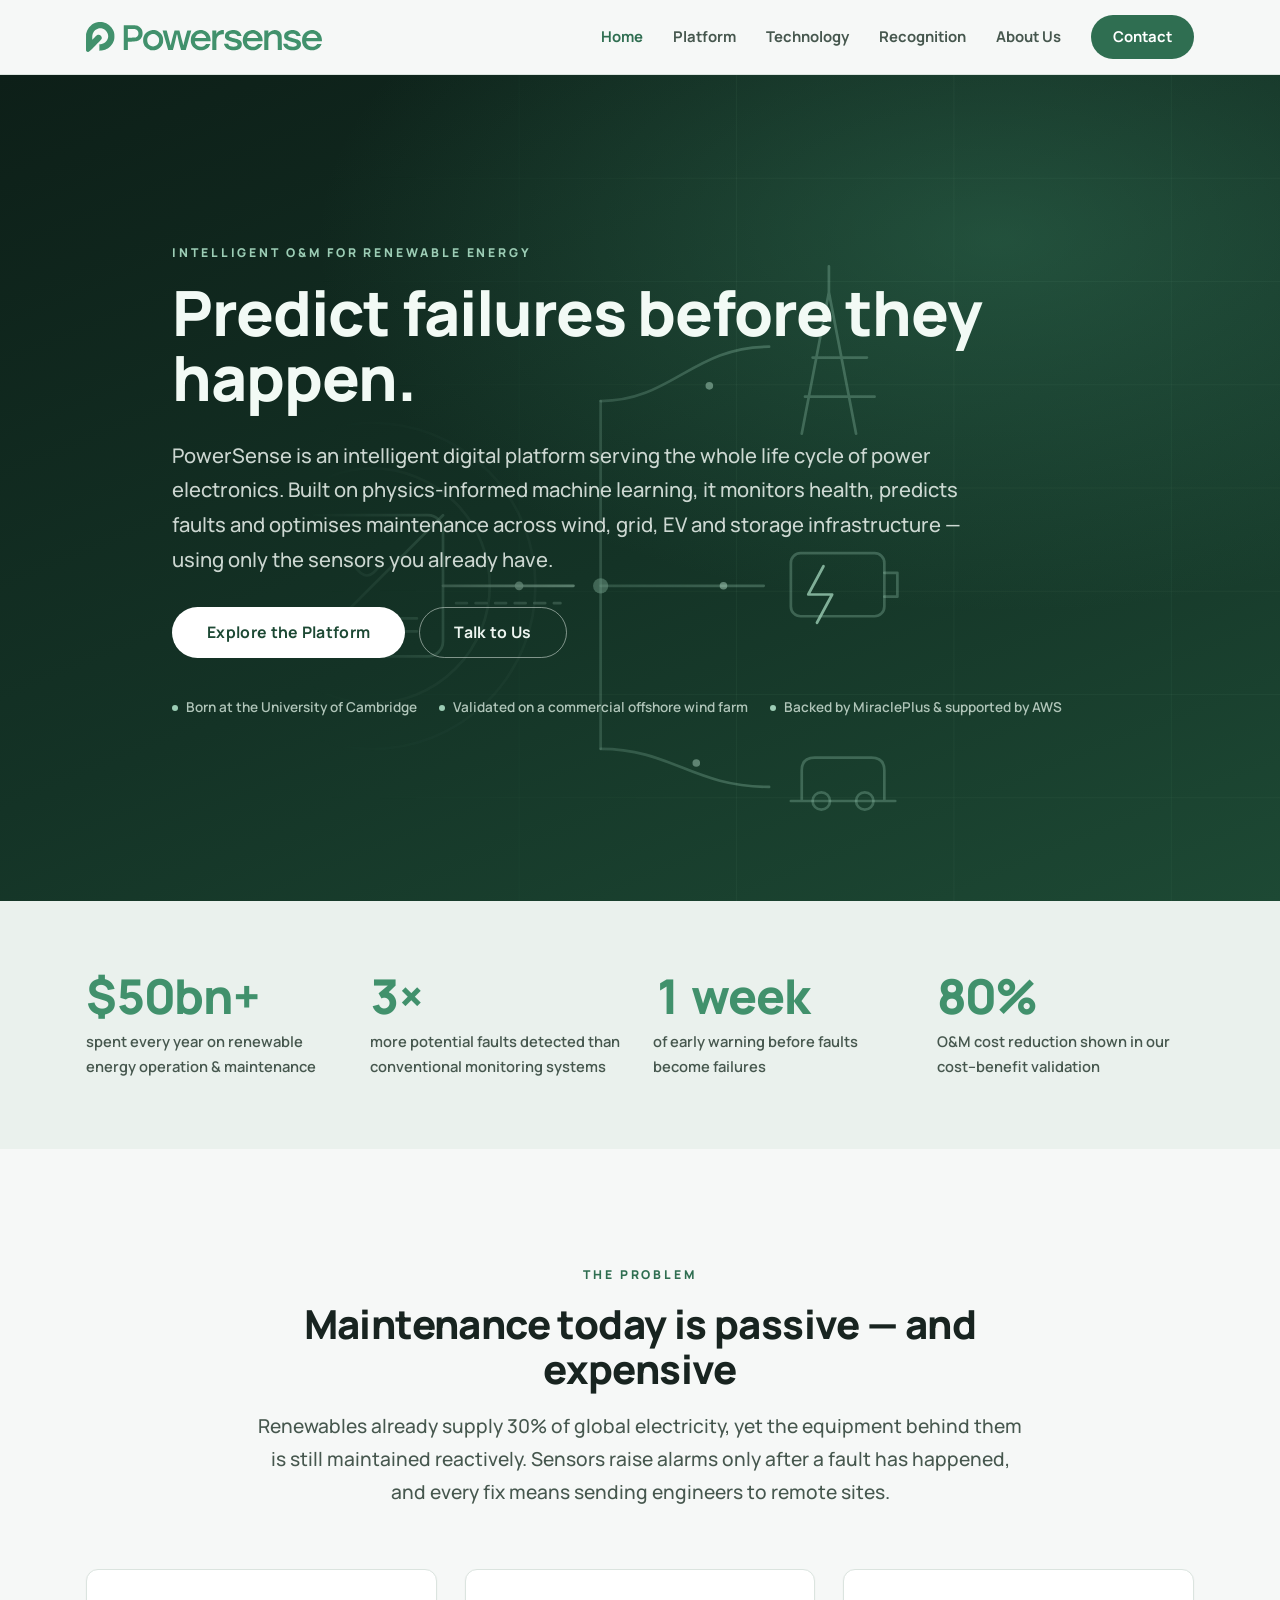
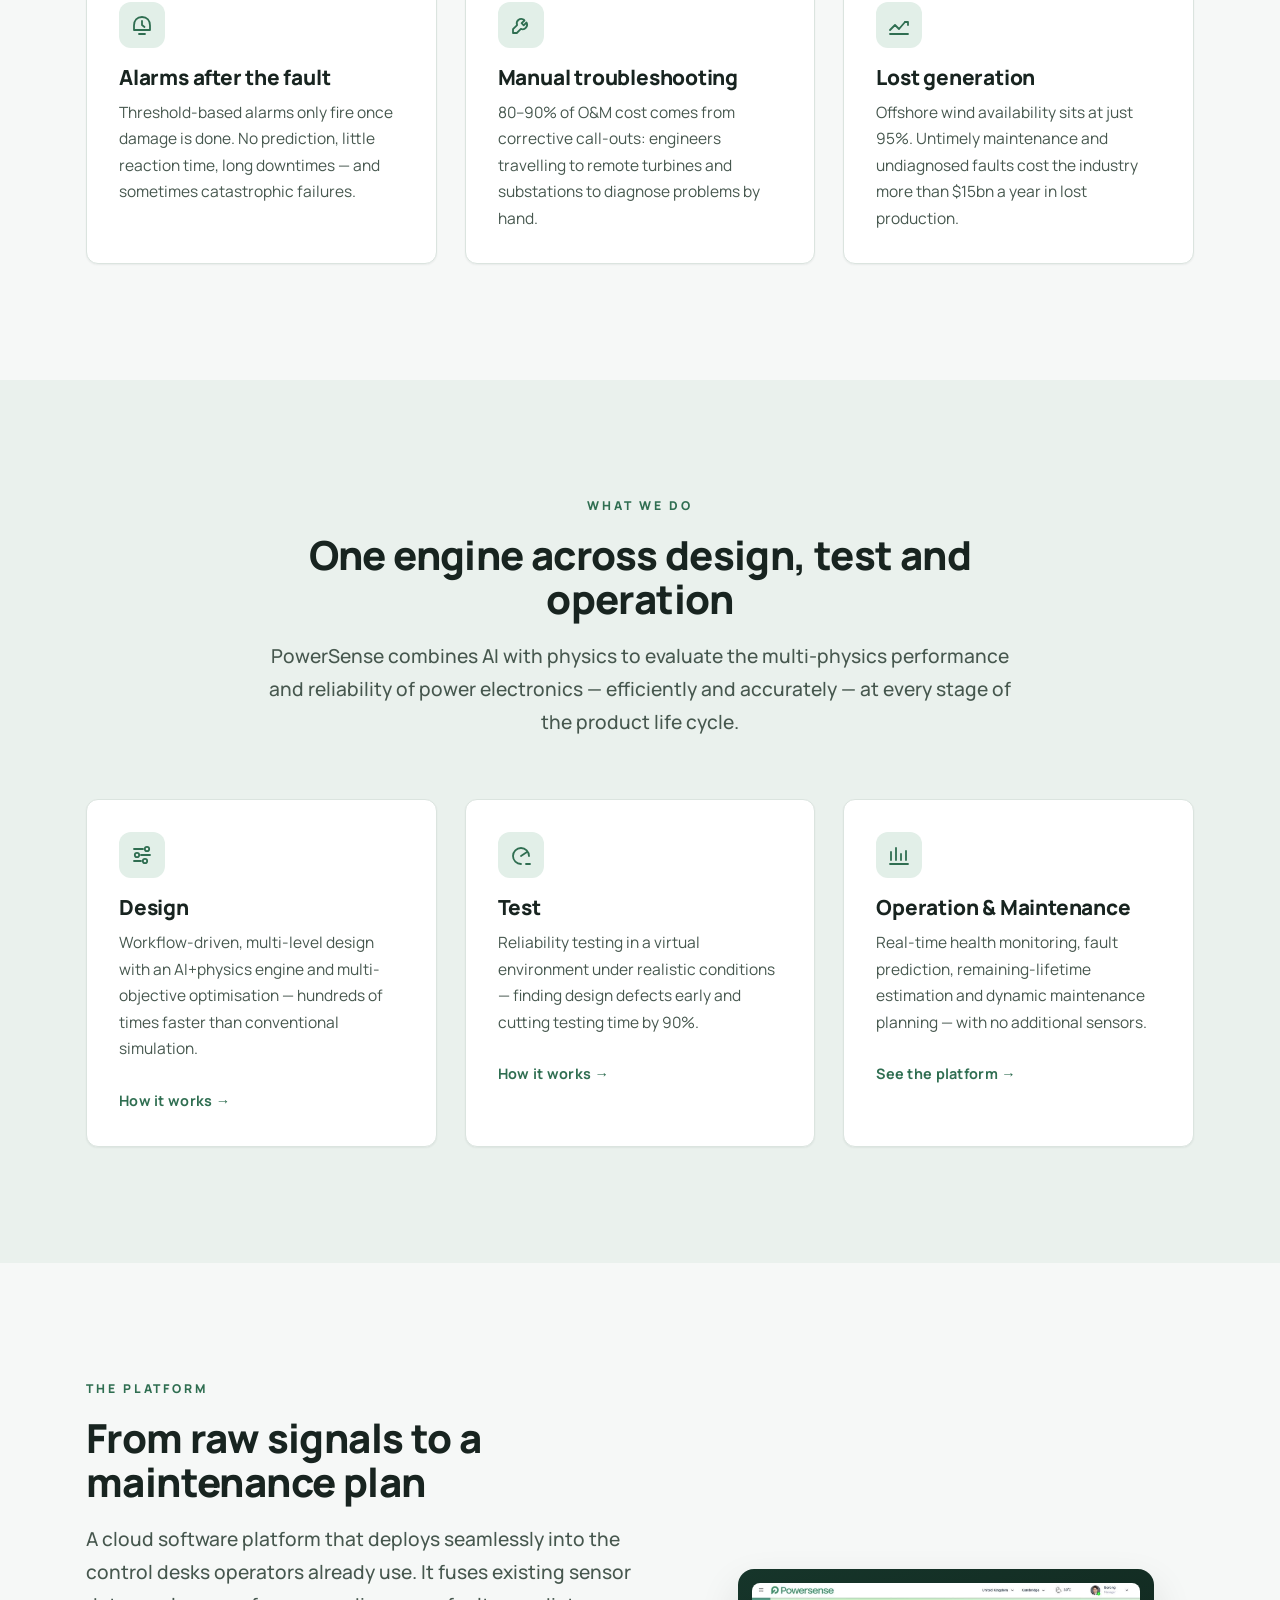
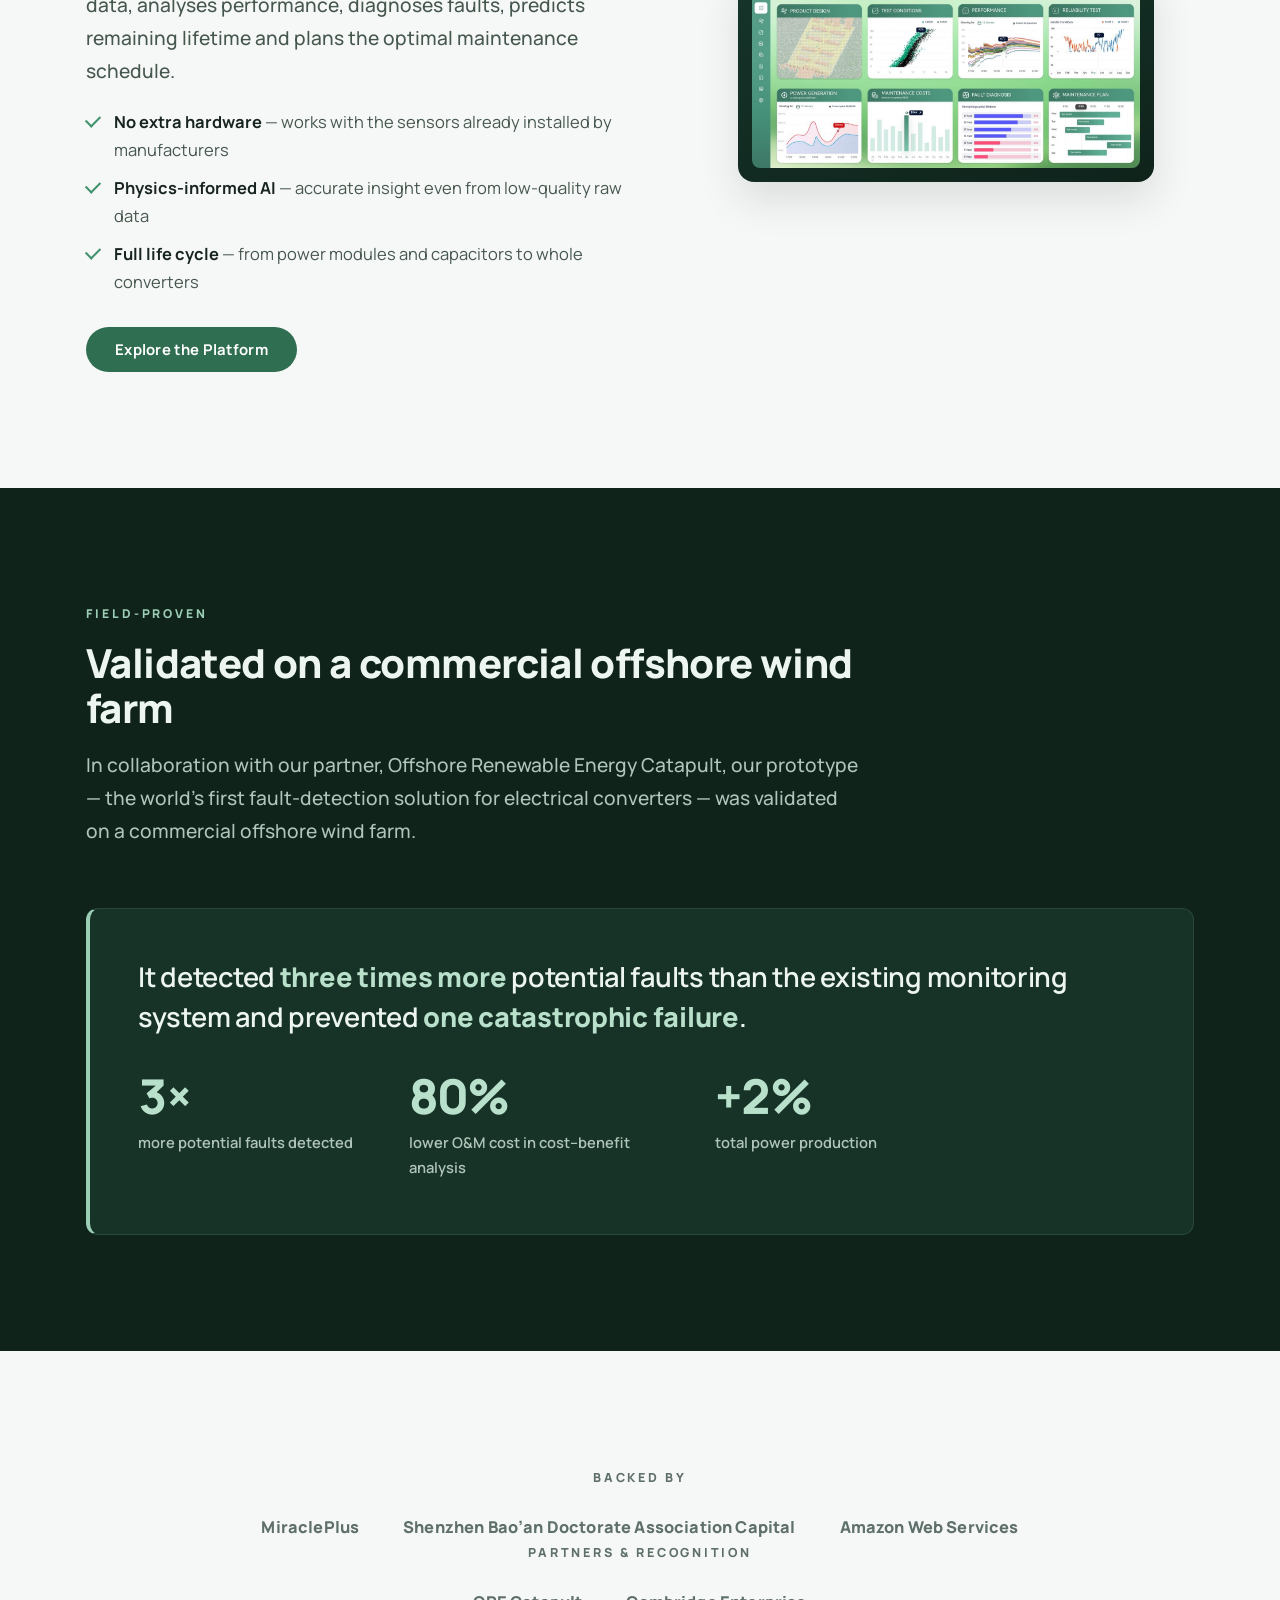
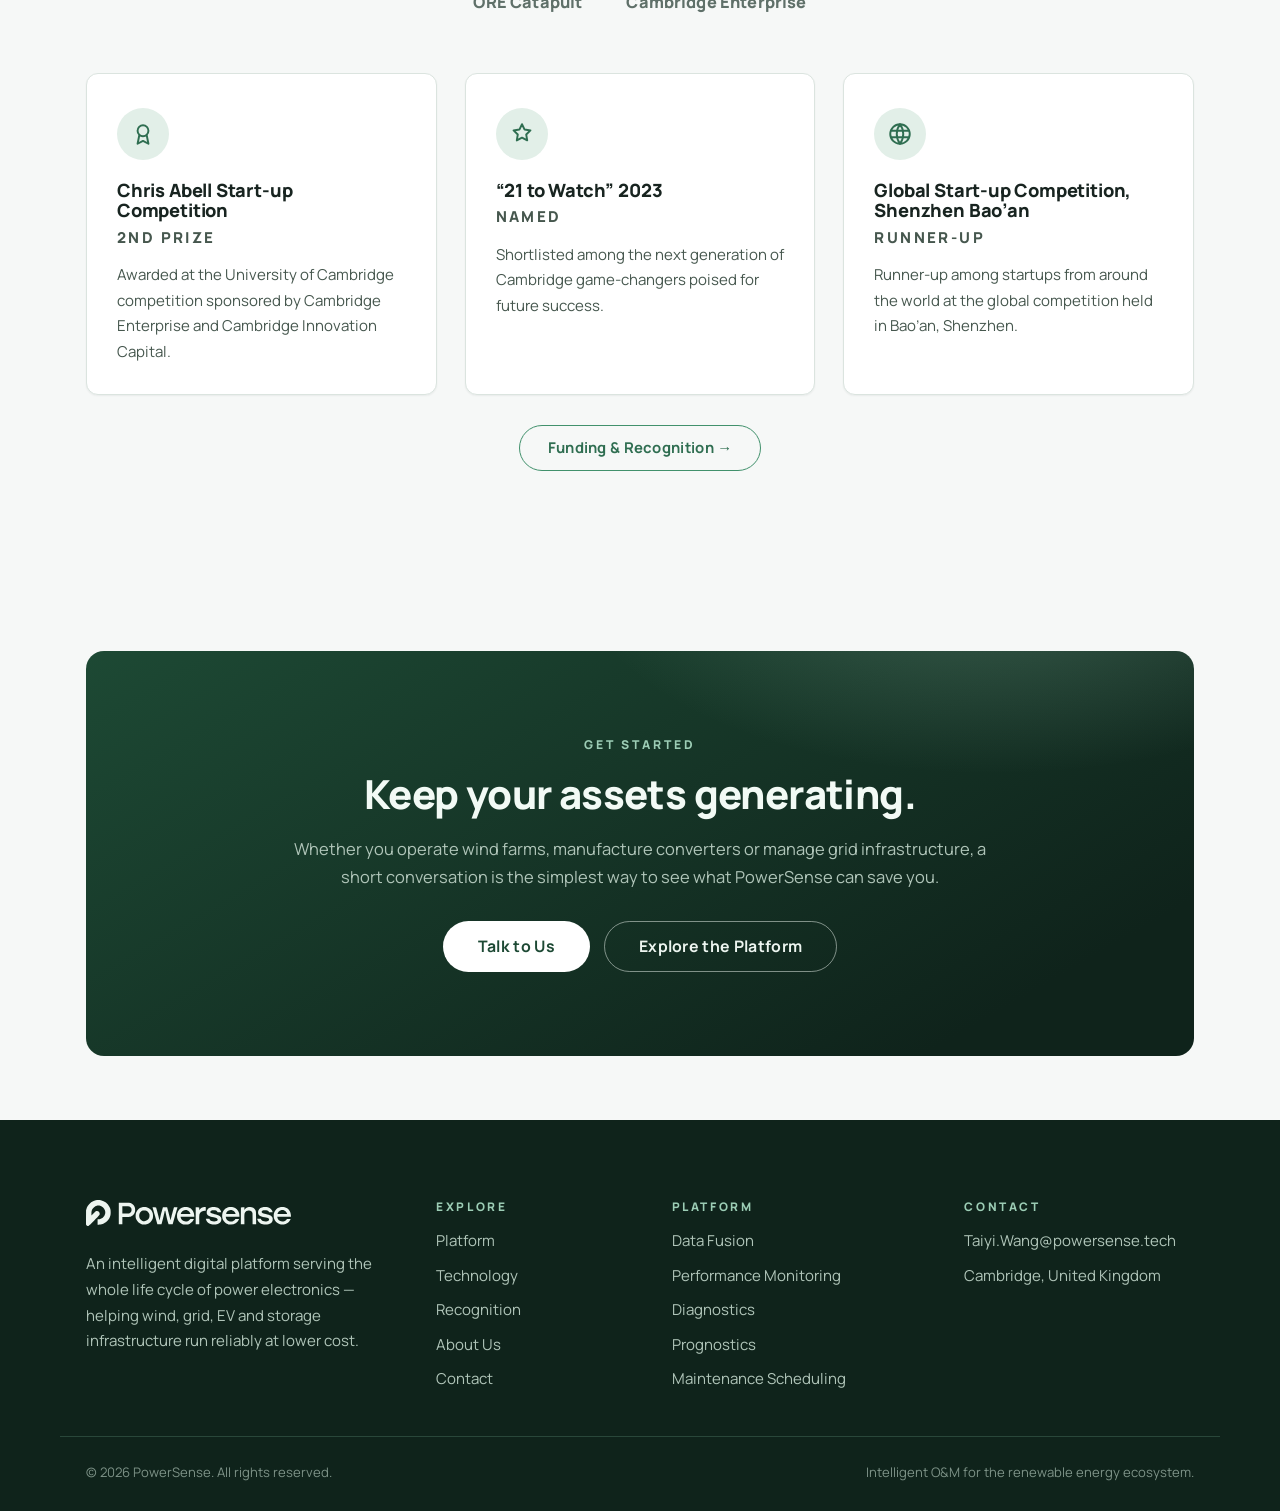
<file: index.html>
<!DOCTYPE html>
<html lang="en">
<head>
  <meta charset="utf-8">
  <meta name="viewport" content="width=device-width, initial-scale=1">
  <title>PowerSense — Intelligent O&amp;M for Renewable Energy</title>
  <meta name="description" content="Physics-informed machine learning that predicts faults before they happen &mdash; cutting renewable O&amp;M costs by up to 80% across wind, grid and EV.">
  <link rel="icon" type="image/svg+xml" href="favicon.svg">
  <link rel="stylesheet" href="assets/css/styles.css">
</head>
<body>
<a class="skip-link" href="#main">Skip to content</a>
<header class="site-header">
    <div class="container nav">
      <a class="brand" href="index.html" aria-label="PowerSense home">
        <img src="assets/img/logo.svg" alt="PowerSense" width="236" height="30">
      </a>
      <nav class="nav-links" id="nav-links" aria-label="Main">
        <a href="index.html">Home</a>
        <a href="platform.html">Platform</a>
        <a href="technology.html">Technology</a>
        <a href="recognition.html">Recognition</a>
        <a href="about.html">About Us</a>
        <a class="nav-cta" href="contact.html">Contact</a>
      </nav>
      <button class="nav-toggle" id="nav-toggle" aria-label="Toggle navigation" aria-expanded="false"><span></span><span></span><span></span></button>
    </div>
  </header>
  <main id="main">

    <section class="hero-full">
      <div class="container">
        <p class="eyebrow">Intelligent O&amp;M for renewable energy</p>
        <h1>Predict failures before they happen.</h1>
        <p class="lede">PowerSense is an intelligent digital platform serving the whole life cycle of power electronics. Built on physics-informed machine learning, it monitors health, predicts faults and optimises maintenance across wind, grid, EV and storage infrastructure &mdash; using only the sensors you already have.</p>
        <div class="btn-row">
          <a class="btn btn-light btn-lg" href="platform.html">Explore the Platform</a>
          <a class="btn btn-outline-light btn-lg" href="contact.html">Talk to Us</a>
        </div>
        <ul class="hero-badges">
          <li>Born at the University of Cambridge</li>
          <li>Validated on a commercial offshore wind farm</li>
          <li>Backed by MiraclePlus &amp; supported by AWS</li>
        </ul>
      </div>
    </section>

    <section class="section-tight section-alt">
      <div class="container">
        <div class="stat-grid">
          <div class="stat reveal">
            <span class="stat-num" data-count="50" data-prefix="$" data-suffix="bn+">$50bn+</span>
            <span class="stat-label">spent every year on renewable energy operation &amp; maintenance</span>
          </div>
          <div class="stat reveal">
            <span class="stat-num" data-count="3" data-suffix="&times;">3&times;</span>
            <span class="stat-label">more potential faults detected than conventional monitoring systems</span>
          </div>
          <div class="stat reveal">
            <span class="stat-num" data-count="1" data-suffix="&nbsp;week">1&nbsp;week</span>
            <span class="stat-label">of early warning before faults become failures</span>
          </div>
          <div class="stat reveal">
            <span class="stat-num" data-count="80" data-suffix="%">80%</span>
            <span class="stat-label">O&amp;M cost reduction shown in our cost&ndash;benefit validation</span>
          </div>
        </div>
      </div>
    </section>

    <section class="section">
      <div class="container">
        <div class="section-head center reveal">
          <p class="eyebrow">The problem</p>
          <h2>Maintenance today is passive &mdash; and expensive</h2>
          <p class="lede">Renewables already supply 30% of global electricity, yet the equipment behind them is still maintained reactively. Sensors raise alarms only after a fault has happened, and every fix means sending engineers to remote sites.</p>
        </div>
        <div class="grid-3">
          <article class="card reveal">
            <span class="icon-chip" aria-hidden="true"><svg viewBox="0 0 24 24" fill="none" stroke="currentColor" stroke-width="1.8" stroke-linecap="round" stroke-linejoin="round"><path d="M12 4c5 0 8 3.6 8 8.5V17H4v-4.5C4 7.6 7 4 12 4Z"/><path d="M9 21h6"/><path d="M12 8v4l2.5 2"/></svg></span>
            <h3>Alarms after the fault</h3>
            <p>Threshold-based alarms only fire once damage is done. No prediction, little reaction time, long downtimes &mdash; and sometimes catastrophic failures.</p>
          </article>
          <article class="card reveal">
            <span class="icon-chip" aria-hidden="true"><svg viewBox="0 0 24 24" fill="none" stroke="currentColor" stroke-width="1.8" stroke-linecap="round" stroke-linejoin="round"><path d="M14.5 6.5a4.5 4.5 0 0 0-6.4 5.6L4 16.2V20h3.8l4.1-4.1a4.5 4.5 0 0 0 5.6-6.4l-2.8 2.8-2.1-2.1 2.9-2.7Z"/></svg></span>
            <h3>Manual troubleshooting</h3>
            <p>80&ndash;90% of O&amp;M cost comes from corrective call-outs: engineers travelling to remote turbines and substations to diagnose problems by hand.</p>
          </article>
          <article class="card reveal">
            <span class="icon-chip" aria-hidden="true"><svg viewBox="0 0 24 24" fill="none" stroke="currentColor" stroke-width="1.8" stroke-linecap="round" stroke-linejoin="round"><path d="M3 17l5-5 4 4 6-7"/><path d="M18 9h3v3"/><path d="M3 21h18"/></svg></span>
            <h3>Lost generation</h3>
            <p>Offshore wind availability sits at just 95%. Untimely maintenance and undiagnosed faults cost the industry more than $15bn a year in lost production.</p>
          </article>
        </div>
      </div>
    </section>

    <section class="section section-alt">
      <div class="container">
        <div class="section-head center reveal">
          <p class="eyebrow">What we do</p>
          <h2>One engine across design, test and operation</h2>
          <p class="lede">PowerSense combines AI with physics to evaluate the multi-physics performance and reliability of power electronics &mdash; efficiently and accurately &mdash; at every stage of the product life cycle.</p>
        </div>
        <div class="grid-3">
          <article class="card reveal">
            <span class="icon-chip" aria-hidden="true"><svg viewBox="0 0 24 24" fill="none" stroke="currentColor" stroke-width="1.8" stroke-linecap="round" stroke-linejoin="round"><path d="M4 6h9"/><circle cx="17" cy="6" r="2.2"/><path d="M20 12h-9"/><circle cx="7" cy="12" r="2.2"/><path d="M4 18h7"/><circle cx="15" cy="18" r="2.2"/></svg></span>
            <h3>Design</h3>
            <p>Workflow-driven, multi-level design with an AI+physics engine and multi-objective optimisation &mdash; hundreds of times faster than conventional simulation.</p>
            <a class="card-link" href="technology.html">How it works &rarr;</a>
          </article>
          <article class="card reveal">
            <span class="icon-chip" aria-hidden="true"><svg viewBox="0 0 24 24" fill="none" stroke="currentColor" stroke-width="1.8" stroke-linecap="round" stroke-linejoin="round"><path d="M12 21a8 8 0 1 1 8-8"/><path d="M12 13l6-4"/><path d="M17 21h4"/></svg></span>
            <h3>Test</h3>
            <p>Reliability testing in a virtual environment under realistic conditions &mdash; finding design defects early and cutting testing time by 90%.</p>
            <a class="card-link" href="technology.html">How it works &rarr;</a>
          </article>
          <article class="card reveal">
            <span class="icon-chip" aria-hidden="true"><svg viewBox="0 0 24 24" fill="none" stroke="currentColor" stroke-width="1.8" stroke-linecap="round" stroke-linejoin="round"><path d="M4 17V9m5 8V5m5 12v-6m5 6V8"/><path d="M3 21h18"/></svg></span>
            <h3>Operation &amp; Maintenance</h3>
            <p>Real-time health monitoring, fault prediction, remaining-lifetime estimation and dynamic maintenance planning &mdash; with no additional sensors.</p>
            <a class="card-link" href="platform.html">See the platform &rarr;</a>
          </article>
        </div>
      </div>
    </section>

    <section class="section">
      <div class="container">
        <div class="media-split">
          <div class="split-body reveal">
            <p class="eyebrow">The platform</p>
            <h2>From raw signals to a maintenance plan</h2>
            <p class="lede">A cloud software platform that deploys seamlessly into the control desks operators already use. It fuses existing sensor data, analyses performance, diagnoses faults, predicts remaining lifetime and plans the optimal maintenance schedule.</p>
            <ul class="list-tick">
              <li><strong>No extra hardware</strong> &mdash; works with the sensors already installed by manufacturers</li>
              <li><strong>Physics-informed AI</strong> &mdash; accurate insight even from low-quality raw data</li>
              <li><strong>Full life cycle</strong> &mdash; from power modules and capacitors to whole converters</li>
            </ul>
            <div class="btn-row">
              <a class="btn btn-primary" href="platform.html">Explore the Platform</a>
            </div>
          </div>
          <div class="split-media reveal">
            <figure class="shot-frame">
              <img src="assets/img/dashboard.jpg" alt="PowerSense platform dashboard showing product design, test conditions, performance, reliability, power generation, maintenance costs, fault diagnosis and maintenance planning panels" loading="lazy">
            </figure>
          </div>
        </div>
      </div>
    </section>

    <section class="section section-dark">
      <div class="container">
        <div class="section-head reveal">
          <p class="eyebrow">Field-proven</p>
          <h2>Validated on a commercial offshore wind farm</h2>
          <p class="lede">In collaboration with our partner, Offshore Renewable Energy Catapult, our prototype &mdash; the world&rsquo;s first fault-detection solution for electrical converters &mdash; was validated on a commercial offshore wind farm.</p>
        </div>
        <div class="callout reveal">
          <p class="statement">It detected <strong>three times more</strong> potential faults than the existing monitoring system and prevented <strong>one catastrophic failure</strong>.</p>
          <div class="metric-row">
            <div class="stat">
              <span class="stat-num">3&times;</span>
              <span class="stat-label">more potential faults detected</span>
            </div>
            <div class="stat">
              <span class="stat-num">80%</span>
              <span class="stat-label">lower O&amp;M cost in cost&ndash;benefit analysis</span>
            </div>
            <div class="stat">
              <span class="stat-num">+2%</span>
              <span class="stat-label">total power production</span>
            </div>
          </div>
        </div>
      </div>
    </section>

    <section class="section">
      <div class="container">
        <p class="backer-note reveal">Backed by</p>
        <div class="backer-strip reveal">
          <span class="backer">MiraclePlus</span>
          <span class="backer">Shenzhen Bao&rsquo;an Doctorate Association Capital</span>
          <span class="backer">Amazon Web Services</span>
        </div>
        <p class="backer-note mt-lg reveal">Partners &amp; recognition</p>
        <div class="backer-strip reveal">
          <span class="backer">ORE Catapult</span>
          <span class="backer">Cambridge Enterprise</span>
        </div>
        <div class="grid-3 mt-lg">
          <article class="award-card reveal">
            <span class="award-medal" aria-hidden="true"><svg viewBox="0 0 24 24" fill="none" stroke="currentColor" stroke-width="1.8" stroke-linecap="round" stroke-linejoin="round"><circle cx="12" cy="9" r="5"/><path d="M8.5 13.5 7 21l5-2.6L17 21l-1.5-7.5"/></svg></span>
            <h3 class="award-title">Chris Abell Start-up Competition</h3>
            <p class="award-result">2nd Prize</p>
            <p>Awarded at the University of Cambridge competition sponsored by Cambridge Enterprise and Cambridge Innovation Capital.</p>
          </article>
          <article class="award-card reveal">
            <span class="award-medal" aria-hidden="true"><svg viewBox="0 0 24 24" fill="none" stroke="currentColor" stroke-width="1.8" stroke-linecap="round" stroke-linejoin="round"><path d="M12 3l2.4 4.9 5.4.8-3.9 3.8.9 5.4-4.8-2.5-4.8 2.5.9-5.4L4.2 8.7l5.4-.8L12 3Z"/></svg></span>
            <h3 class="award-title">&ldquo;21 to Watch&rdquo; 2023</h3>
            <p class="award-result">Named</p>
            <p>Shortlisted among the next generation of Cambridge game-changers poised for future success.</p>
          </article>
          <article class="award-card reveal">
            <span class="award-medal" aria-hidden="true"><svg viewBox="0 0 24 24" fill="none" stroke="currentColor" stroke-width="1.8" stroke-linecap="round" stroke-linejoin="round"><circle cx="12" cy="12" r="9"/><path d="M3.6 9h16.8M3.6 15h16.8M12 3a15 15 0 0 1 0 18M12 3a15 15 0 0 0 0 18"/></svg></span>
            <h3 class="award-title">Global Start-up Competition, Shenzhen Bao&rsquo;an</h3>
            <p class="award-result">Runner-up</p>
            <p>Runner-up among startups from around the world at the global competition held in Bao&rsquo;an, Shenzhen.</p>
          </article>
        </div>
        <div class="btn-row center reveal">
          <a class="btn btn-outline" href="recognition.html">Funding &amp; Recognition &rarr;</a>
        </div>
      </div>
    </section>

    <section class="section section-tight">
      <div class="container">
        <div class="cta-banner reveal">
          <p class="eyebrow">Get started</p>
          <h2>Keep your assets generating.</h2>
          <p>Whether you operate wind farms, manufacture converters or manage grid infrastructure, a short conversation is the simplest way to see what PowerSense can save you.</p>
          <div class="btn-row">
            <a class="btn btn-light btn-lg" href="contact.html">Talk to Us</a>
            <a class="btn btn-outline-light btn-lg" href="platform.html">Explore the Platform</a>
          </div>
        </div>
      </div>
    </section>

  </main>
<footer class="site-footer">
    <div class="container footer-grid">
      <div class="footer-brand">
        <a class="brand" href="index.html" aria-label="PowerSense home">
          <img src="assets/img/logo-light.svg" alt="PowerSense" width="205" height="26">
        </a>
        <p>An intelligent digital platform serving the whole life cycle of power electronics &mdash; helping wind, grid, EV and storage infrastructure run reliably at lower cost.</p>
      </div>
      <nav class="footer-col" aria-label="Explore">
        <h3>Explore</h3>
        <a href="platform.html">Platform</a>
        <a href="technology.html">Technology</a>
        <a href="recognition.html">Recognition</a>
        <a href="about.html">About Us</a>
        <a href="contact.html">Contact</a>
      </nav>
      <nav class="footer-col" aria-label="Platform">
        <h3>Platform</h3>
        <a href="platform.html#modules">Data Fusion</a>
        <a href="platform.html#modules">Performance Monitoring</a>
        <a href="platform.html#modules">Diagnostics</a>
        <a href="platform.html#modules">Prognostics</a>
        <a href="platform.html#modules">Maintenance Scheduling</a>
      </nav>
      <div class="footer-col">
        <h3>Contact</h3>
        <a href="mailto:Taiyi.Wang@powersense.tech">Taiyi.Wang@powersense.tech</a>
        <p>Cambridge, United Kingdom</p>
      </div>
    </div>
    <div class="container footer-bottom">
      <p>&copy; <span id="year">2026</span> PowerSense. All rights reserved.</p>
      <p>Intelligent O&amp;M for the renewable energy ecosystem.</p>
    </div>
  </footer>
  <script src="assets/js/main.js"></script>
</body>
</html>
</file>
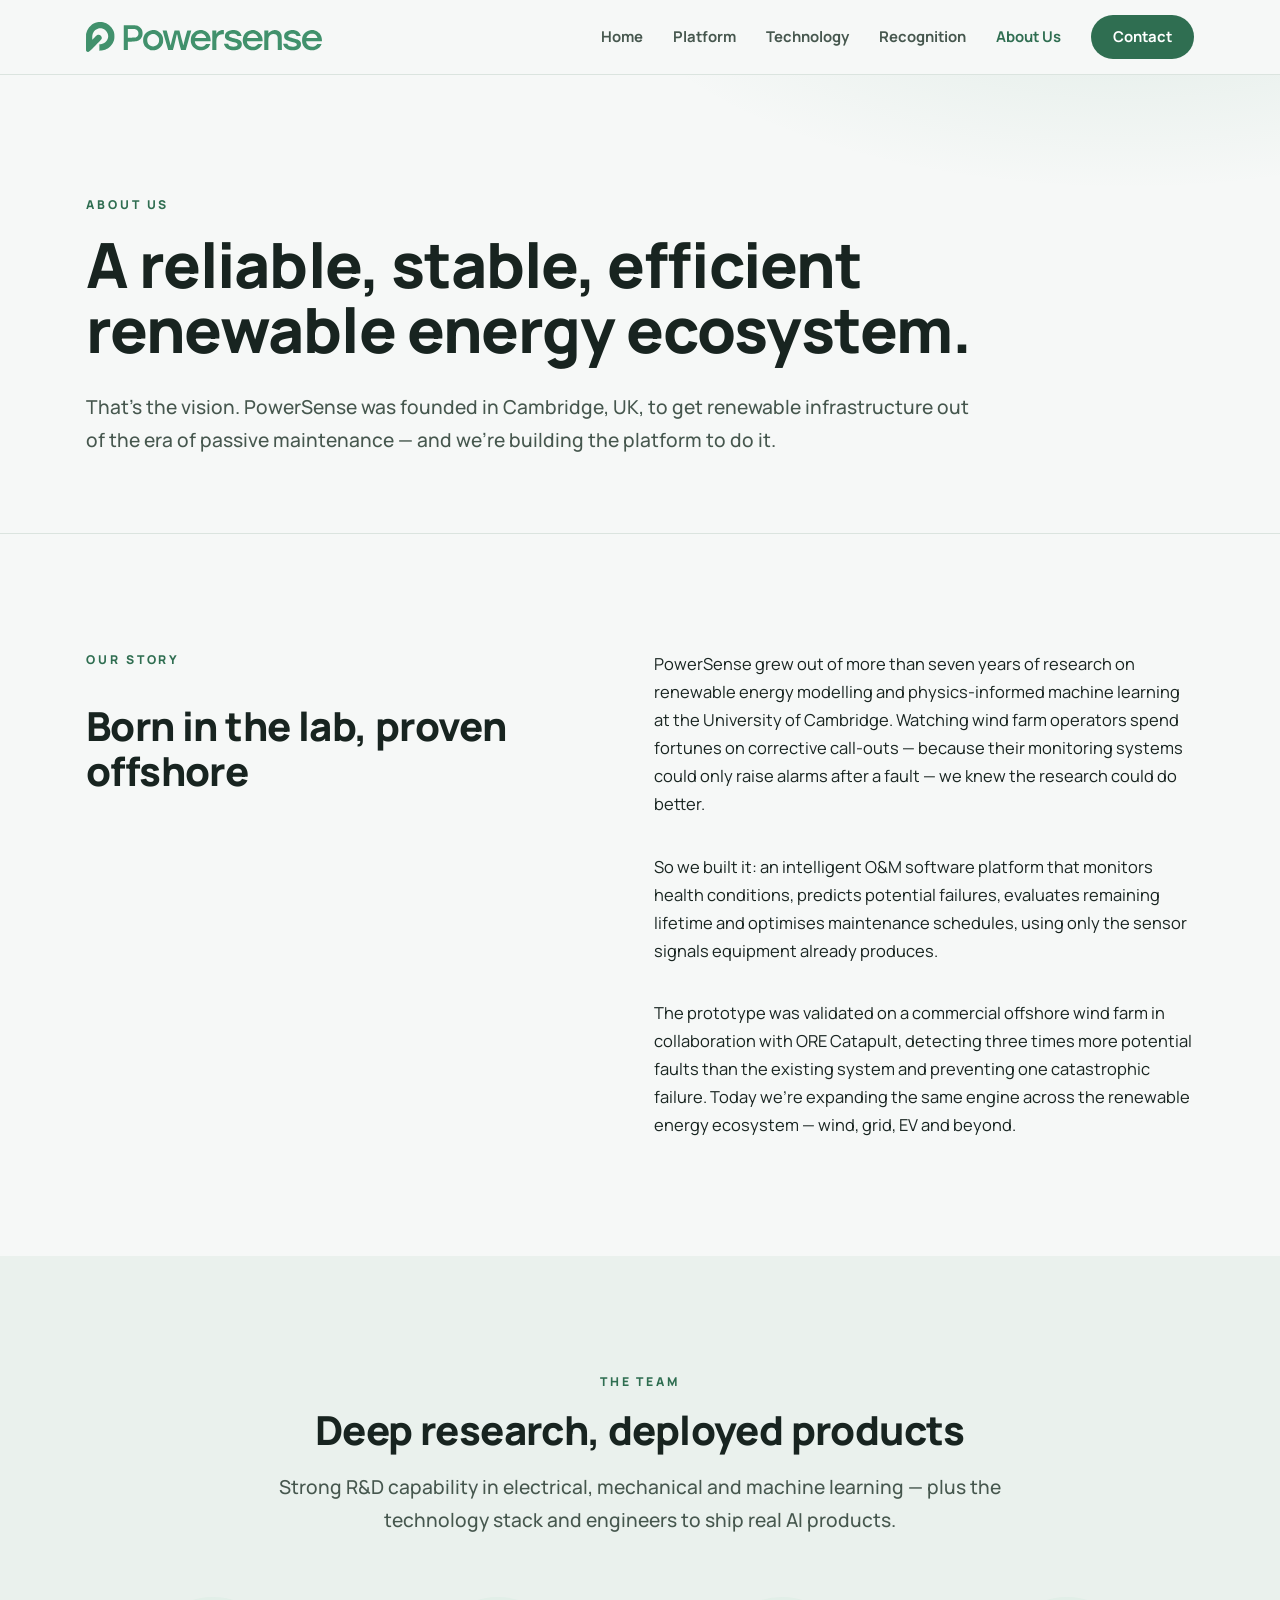
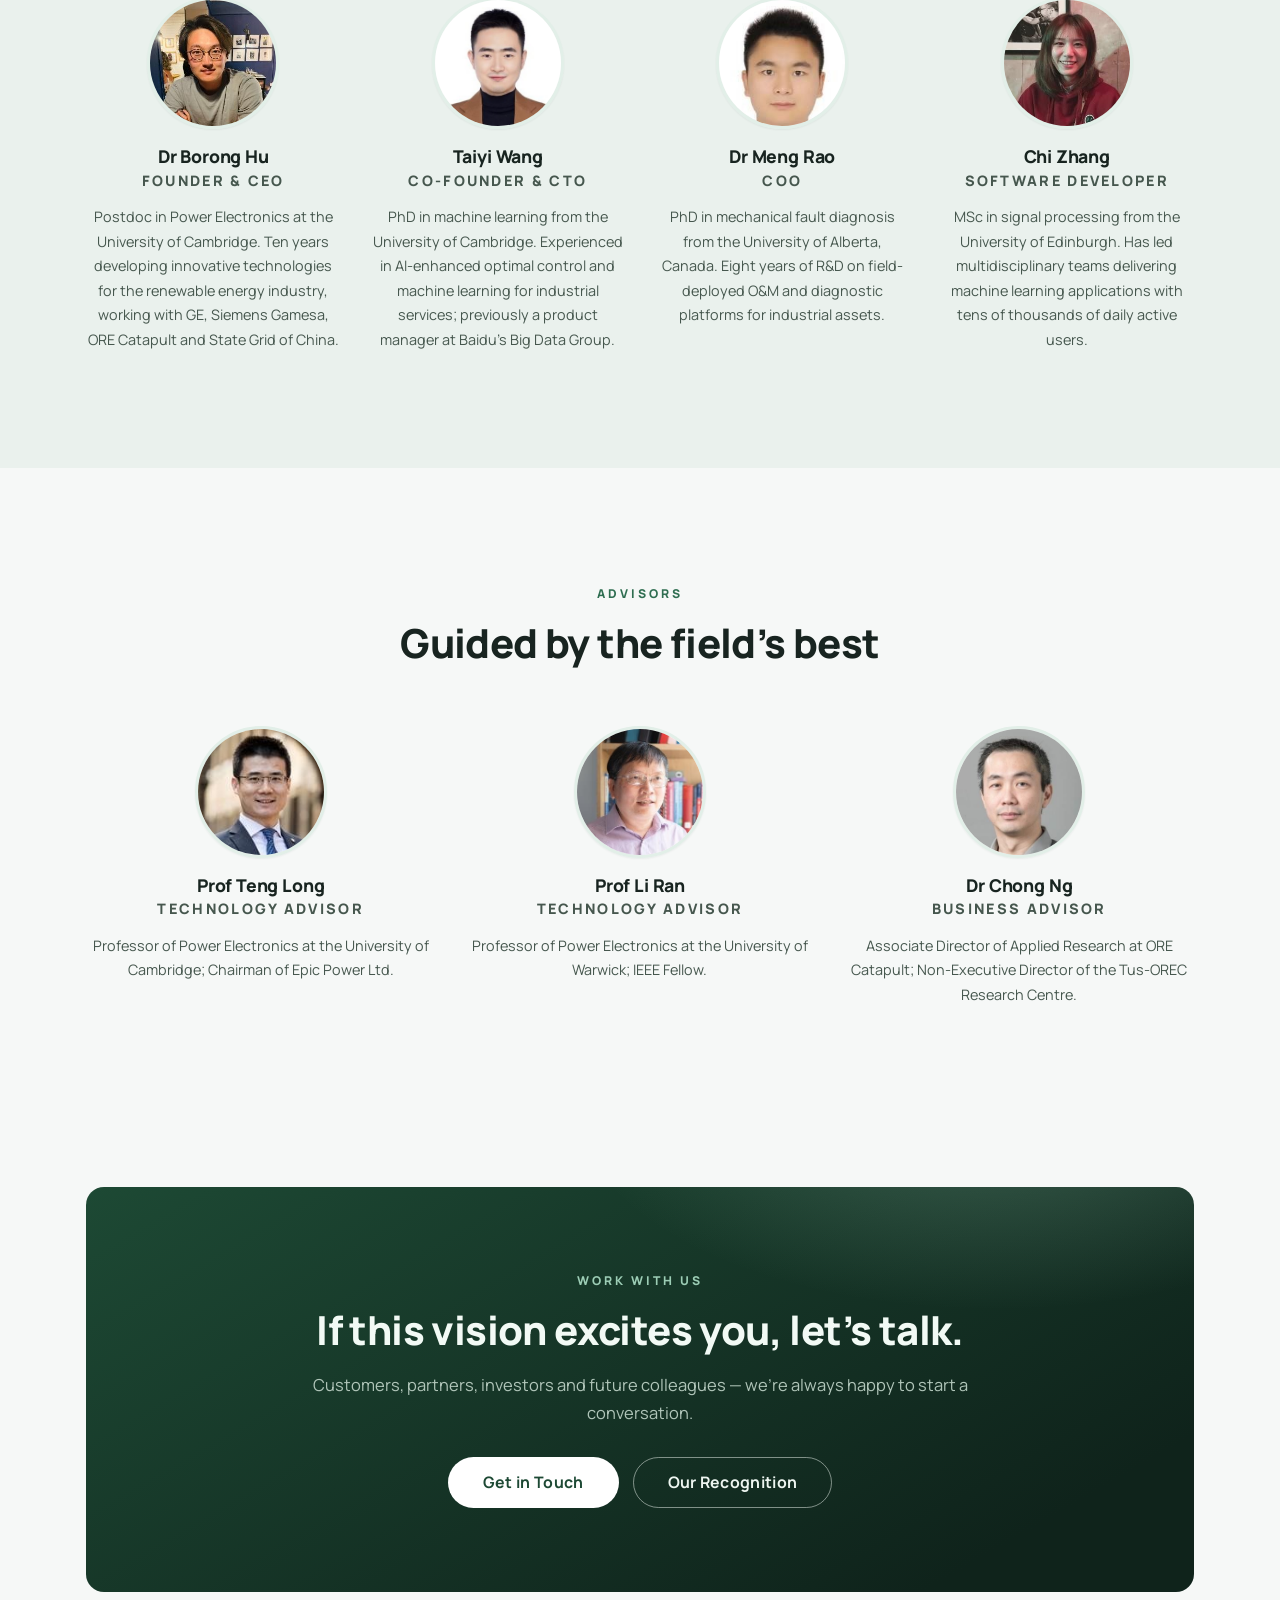
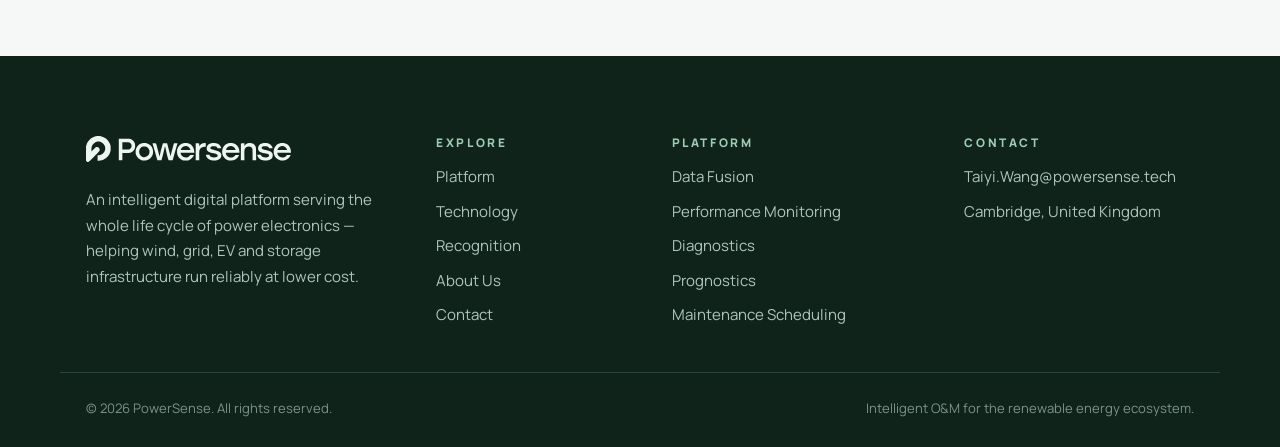
<file: about.html>
<!DOCTYPE html>
<html lang="en">
<head>
  <meta charset="utf-8">
  <meta name="viewport" content="width=device-width, initial-scale=1">
  <title>About Us — PowerSense</title>
  <meta name="description" content="Born from seven years of Cambridge research on renewable energy modelling and machine learning. Meet the PowerSense founding team and advisors.">
  <link rel="icon" type="image/svg+xml" href="favicon.svg">
  <link rel="stylesheet" href="assets/css/styles.css">
</head>
<body>
<a class="skip-link" href="#main">Skip to content</a>
<header class="site-header">
    <div class="container nav">
      <a class="brand" href="index.html" aria-label="PowerSense home">
        <img src="assets/img/logo.svg" alt="PowerSense" width="236" height="30">
      </a>
      <nav class="nav-links" id="nav-links" aria-label="Main">
        <a href="index.html">Home</a>
        <a href="platform.html">Platform</a>
        <a href="technology.html">Technology</a>
        <a href="recognition.html">Recognition</a>
        <a href="about.html">About Us</a>
        <a class="nav-cta" href="contact.html">Contact</a>
      </nav>
      <button class="nav-toggle" id="nav-toggle" aria-label="Toggle navigation" aria-expanded="false"><span></span><span></span><span></span></button>
    </div>
  </header>
  <main id="main">

    <section class="page-hero">
      <div class="container">
        <p class="eyebrow">About Us</p>
        <h1>A reliable, stable, efficient renewable energy ecosystem.</h1>
        <p class="lede">That&rsquo;s the vision. PowerSense was founded in Cambridge, UK, to get renewable infrastructure out of the era of passive maintenance &mdash; and we&rsquo;re building the platform to do it.</p>
      </div>
    </section>

    <section class="section">
      <div class="container">
        <div class="grid-2">
          <div class="stack reveal">
            <p class="eyebrow">Our story</p>
            <h2>Born in the lab, proven offshore</h2>
          </div>
          <div class="stack reveal">
            <p>PowerSense grew out of more than seven years of research on renewable energy modelling and physics-informed machine learning at the University of Cambridge. Watching wind farm operators spend fortunes on corrective call-outs &mdash; because their monitoring systems could only raise alarms after a fault &mdash; we knew the research could do better.</p>
            <p>So we built it: an intelligent O&amp;M software platform that monitors health conditions, predicts potential failures, evaluates remaining lifetime and optimises maintenance schedules, using only the sensor signals equipment already produces.</p>
            <p>The prototype was validated on a commercial offshore wind farm in collaboration with ORE Catapult, detecting three times more potential faults than the existing system and preventing one catastrophic failure. Today we&rsquo;re expanding the same engine across the renewable energy ecosystem &mdash; wind, grid, EV and beyond.</p>
          </div>
        </div>
      </div>
    </section>

    <section class="section section-alt">
      <div class="container">
        <div class="section-head center reveal">
          <p class="eyebrow">The team</p>
          <h2>Deep research, deployed products</h2>
          <p class="lede">Strong R&amp;D capability in electrical, mechanical and machine learning &mdash; plus the technology stack and engineers to ship real AI products.</p>
        </div>
        <div class="person-grid">
          <div class="person reveal">
            <img src="assets/img/team/borong-hu.jpg" alt="Portrait of Dr Borong Hu" loading="lazy">
            <h3>Dr Borong Hu</h3>
            <p class="person-role">Founder &amp; CEO</p>
            <p>Postdoc in Power Electronics at the University of Cambridge. Ten years developing innovative technologies for the renewable energy industry, working with GE, Siemens Gamesa, ORE Catapult and State Grid of China.</p>
          </div>
          <div class="person reveal">
            <img src="assets/img/team/taiyi-wang.jpg" alt="Portrait of Taiyi Wang" loading="lazy">
            <h3>Taiyi Wang</h3>
            <p class="person-role">Co-Founder &amp; CTO</p>
            <p>PhD in machine learning from the University of Cambridge. Experienced in AI-enhanced optimal control and machine learning for industrial services; previously a product manager at Baidu&rsquo;s Big Data Group.</p>
          </div>
          <div class="person reveal">
            <img src="assets/img/team/meng-rao.jpg" alt="Portrait of Dr Meng Rao" loading="lazy">
            <h3>Dr Meng Rao</h3>
            <p class="person-role">COO</p>
            <p>PhD in mechanical fault diagnosis from the University of Alberta, Canada. Eight years of R&amp;D on field-deployed O&amp;M and diagnostic platforms for industrial assets.</p>
          </div>
          <div class="person reveal">
            <img src="assets/img/team/chi-zhang.jpg" alt="Portrait of Chi Zhang" loading="lazy">
            <h3>Chi Zhang</h3>
            <p class="person-role">Software Developer</p>
            <p>MSc in signal processing from the University of Edinburgh. Has led multidisciplinary teams delivering machine learning applications with tens of thousands of daily active users.</p>
          </div>
        </div>
      </div>
    </section>

    <section class="section">
      <div class="container">
        <div class="section-head center reveal">
          <p class="eyebrow">Advisors</p>
          <h2>Guided by the field&rsquo;s best</h2>
        </div>
        <div class="person-grid advisors">
          <div class="person reveal">
            <img src="assets/img/team/teng-long.jpg" alt="Portrait of Prof Teng Long" loading="lazy">
            <h3>Prof Teng Long</h3>
            <p class="person-role">Technology Advisor</p>
            <p>Professor of Power Electronics at the University of Cambridge; Chairman of Epic Power Ltd.</p>
          </div>
          <div class="person reveal">
            <img src="assets/img/team/li-ran.jpg" alt="Portrait of Prof Li Ran" loading="lazy">
            <h3>Prof Li Ran</h3>
            <p class="person-role">Technology Advisor</p>
            <p>Professor of Power Electronics at the University of Warwick; IEEE Fellow.</p>
          </div>
          <div class="person reveal">
            <img src="assets/img/team/chong-ng.jpg" alt="Portrait of Dr Chong Ng" loading="lazy">
            <h3>Dr Chong Ng</h3>
            <p class="person-role">Business Advisor</p>
            <p>Associate Director of Applied Research at ORE Catapult; Non-Executive Director of the Tus-OREC Research Centre.</p>
          </div>
        </div>
      </div>
    </section>

    <section class="section section-tight">
      <div class="container">
        <div class="cta-banner reveal">
          <p class="eyebrow">Work with us</p>
          <h2>If this vision excites you, let&rsquo;s talk.</h2>
          <p>Customers, partners, investors and future colleagues &mdash; we&rsquo;re always happy to start a conversation.</p>
          <div class="btn-row">
            <a class="btn btn-light btn-lg" href="contact.html">Get in Touch</a>
            <a class="btn btn-outline-light btn-lg" href="recognition.html">Our Recognition</a>
          </div>
        </div>
      </div>
    </section>

  </main>
<footer class="site-footer">
    <div class="container footer-grid">
      <div class="footer-brand">
        <a class="brand" href="index.html" aria-label="PowerSense home">
          <img src="assets/img/logo-light.svg" alt="PowerSense" width="205" height="26">
        </a>
        <p>An intelligent digital platform serving the whole life cycle of power electronics &mdash; helping wind, grid, EV and storage infrastructure run reliably at lower cost.</p>
      </div>
      <nav class="footer-col" aria-label="Explore">
        <h3>Explore</h3>
        <a href="platform.html">Platform</a>
        <a href="technology.html">Technology</a>
        <a href="recognition.html">Recognition</a>
        <a href="about.html">About Us</a>
        <a href="contact.html">Contact</a>
      </nav>
      <nav class="footer-col" aria-label="Platform">
        <h3>Platform</h3>
        <a href="platform.html#modules">Data Fusion</a>
        <a href="platform.html#modules">Performance Monitoring</a>
        <a href="platform.html#modules">Diagnostics</a>
        <a href="platform.html#modules">Prognostics</a>
        <a href="platform.html#modules">Maintenance Scheduling</a>
      </nav>
      <div class="footer-col">
        <h3>Contact</h3>
        <a href="mailto:Taiyi.Wang@powersense.tech">Taiyi.Wang@powersense.tech</a>
        <p>Cambridge, United Kingdom</p>
      </div>
    </div>
    <div class="container footer-bottom">
      <p>&copy; <span id="year">2026</span> PowerSense. All rights reserved.</p>
      <p>Intelligent O&amp;M for the renewable energy ecosystem.</p>
    </div>
  </footer>
  <script src="assets/js/main.js"></script>
</body>
</html>
</file>
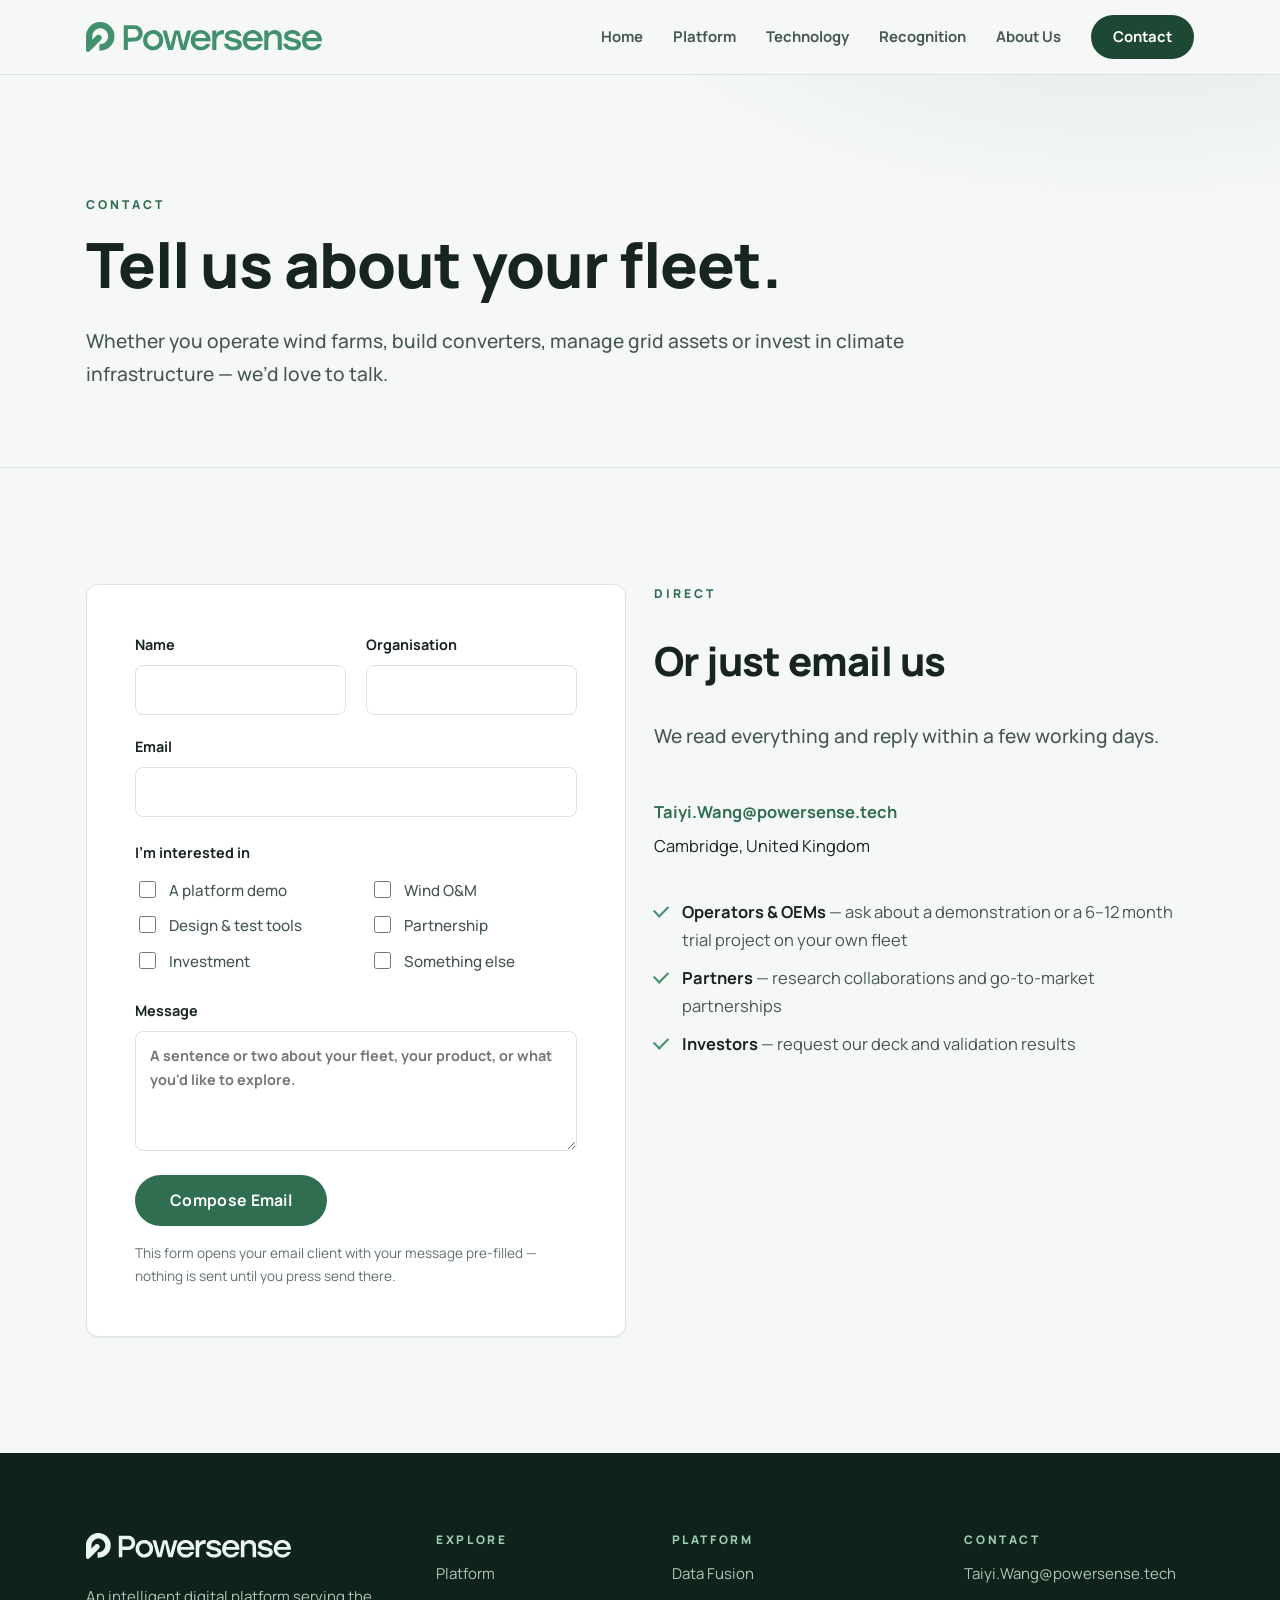
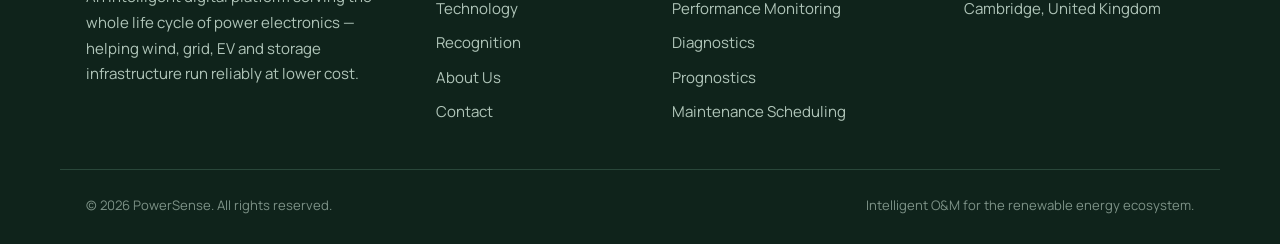
<file: contact.html>
<!DOCTYPE html>
<html lang="en">
<head>
  <meta charset="utf-8">
  <meta name="viewport" content="width=device-width, initial-scale=1">
  <title>Contact — PowerSense</title>
  <meta name="description" content="Get in touch with PowerSense — request a demo, discuss a trial project, or talk about partnership and investment. Email Taiyi.Wang@powersense.tech.">
  <link rel="icon" type="image/svg+xml" href="favicon.svg">
  <link rel="stylesheet" href="assets/css/styles.css">
</head>
<body>
<a class="skip-link" href="#main">Skip to content</a>
<header class="site-header">
    <div class="container nav">
      <a class="brand" href="index.html" aria-label="PowerSense home">
        <img src="assets/img/logo.svg" alt="PowerSense" width="236" height="30">
      </a>
      <nav class="nav-links" id="nav-links" aria-label="Main">
        <a href="index.html">Home</a>
        <a href="platform.html">Platform</a>
        <a href="technology.html">Technology</a>
        <a href="recognition.html">Recognition</a>
        <a href="about.html">About Us</a>
        <a class="nav-cta" href="contact.html">Contact</a>
      </nav>
      <button class="nav-toggle" id="nav-toggle" aria-label="Toggle navigation" aria-expanded="false"><span></span><span></span><span></span></button>
    </div>
  </header>
  <main id="main">

    <section class="page-hero">
      <div class="container">
        <p class="eyebrow">Contact</p>
        <h1>Tell us about your fleet.</h1>
        <p class="lede">Whether you operate wind farms, build converters, manage grid assets or invest in climate infrastructure &mdash; we&rsquo;d love to talk.</p>
      </div>
    </section>

    <section class="section">
      <div class="container">
        <div class="grid-2">
          <div class="reveal">
            <form class="form-panel mailto-form" data-subject="Website enquiry — PowerSense" data-success="form-success">
              <div class="form-grid">
                <label>Name
                  <input type="text" name="name" data-label="Name" autocomplete="name" required>
                </label>
                <label>Organisation
                  <input type="text" name="organisation" data-label="Organisation" autocomplete="organization">
                </label>
                <label class="form-wide">Email
                  <input type="email" name="email" data-label="Email" autocomplete="email" required>
                </label>
              </div>
              <fieldset>
                <legend>I&rsquo;m interested in</legend>
                <div class="check-grid">
                  <label class="check-item"><input type="checkbox" name="interest" value="A platform demo" data-label="Interested in">A platform demo</label>
                  <label class="check-item"><input type="checkbox" name="interest" value="Wind O&amp;M" data-label="Interested in">Wind O&amp;M</label>
                  <label class="check-item"><input type="checkbox" name="interest" value="Design &amp; test tools" data-label="Interested in">Design &amp; test tools</label>
                  <label class="check-item"><input type="checkbox" name="interest" value="Partnership" data-label="Interested in">Partnership</label>
                  <label class="check-item"><input type="checkbox" name="interest" value="Investment" data-label="Interested in">Investment</label>
                  <label class="check-item"><input type="checkbox" name="interest" value="Something else" data-label="Interested in">Something else</label>
                </div>
              </fieldset>
              <div class="form-grid">
                <label class="form-wide">Message
                  <textarea name="message" data-label="Message" required placeholder="A sentence or two about your fleet, your product, or what you'd like to explore."></textarea>
                </label>
              </div>
              <button class="btn btn-primary btn-lg" type="submit">Compose Email</button>
              <p class="form-note">This form opens your email client with your message pre-filled &mdash; nothing is sent until you press send there.</p>
            </form>
            <div class="form-success" id="form-success" hidden>
              <h2>Almost there</h2>
              <p>Your email client should now be open with the enquiry pre-filled. Just press send &mdash; we&rsquo;ll get back to you shortly. If nothing opened, email us directly at <a href="mailto:Taiyi.Wang@powersense.tech">Taiyi.Wang@powersense.tech</a>.</p>
            </div>
          </div>
          <div class="stack reveal">
            <p class="eyebrow">Direct</p>
            <h2>Or just email us</h2>
            <p class="lede">We read everything and reply within a few working days.</p>
            <div class="contact-line">
              <a href="mailto:Taiyi.Wang@powersense.tech">Taiyi.Wang@powersense.tech</a>
              <p>Cambridge, United Kingdom</p>
            </div>
            <ul class="list-tick">
              <li><strong>Operators &amp; OEMs</strong> &mdash; ask about a demonstration or a 6&ndash;12 month trial project on your own fleet</li>
              <li><strong>Partners</strong> &mdash; research collaborations and go-to-market partnerships</li>
              <li><strong>Investors</strong> &mdash; request our deck and validation results</li>
            </ul>
          </div>
        </div>
      </div>
    </section>

  </main>
<footer class="site-footer">
    <div class="container footer-grid">
      <div class="footer-brand">
        <a class="brand" href="index.html" aria-label="PowerSense home">
          <img src="assets/img/logo-light.svg" alt="PowerSense" width="205" height="26">
        </a>
        <p>An intelligent digital platform serving the whole life cycle of power electronics &mdash; helping wind, grid, EV and storage infrastructure run reliably at lower cost.</p>
      </div>
      <nav class="footer-col" aria-label="Explore">
        <h3>Explore</h3>
        <a href="platform.html">Platform</a>
        <a href="technology.html">Technology</a>
        <a href="recognition.html">Recognition</a>
        <a href="about.html">About Us</a>
        <a href="contact.html">Contact</a>
      </nav>
      <nav class="footer-col" aria-label="Platform">
        <h3>Platform</h3>
        <a href="platform.html#modules">Data Fusion</a>
        <a href="platform.html#modules">Performance Monitoring</a>
        <a href="platform.html#modules">Diagnostics</a>
        <a href="platform.html#modules">Prognostics</a>
        <a href="platform.html#modules">Maintenance Scheduling</a>
      </nav>
      <div class="footer-col">
        <h3>Contact</h3>
        <a href="mailto:Taiyi.Wang@powersense.tech">Taiyi.Wang@powersense.tech</a>
        <p>Cambridge, United Kingdom</p>
      </div>
    </div>
    <div class="container footer-bottom">
      <p>&copy; <span id="year">2026</span> PowerSense. All rights reserved.</p>
      <p>Intelligent O&amp;M for the renewable energy ecosystem.</p>
    </div>
  </footer>
  <script src="assets/js/main.js"></script>
</body>
</html>
</file>
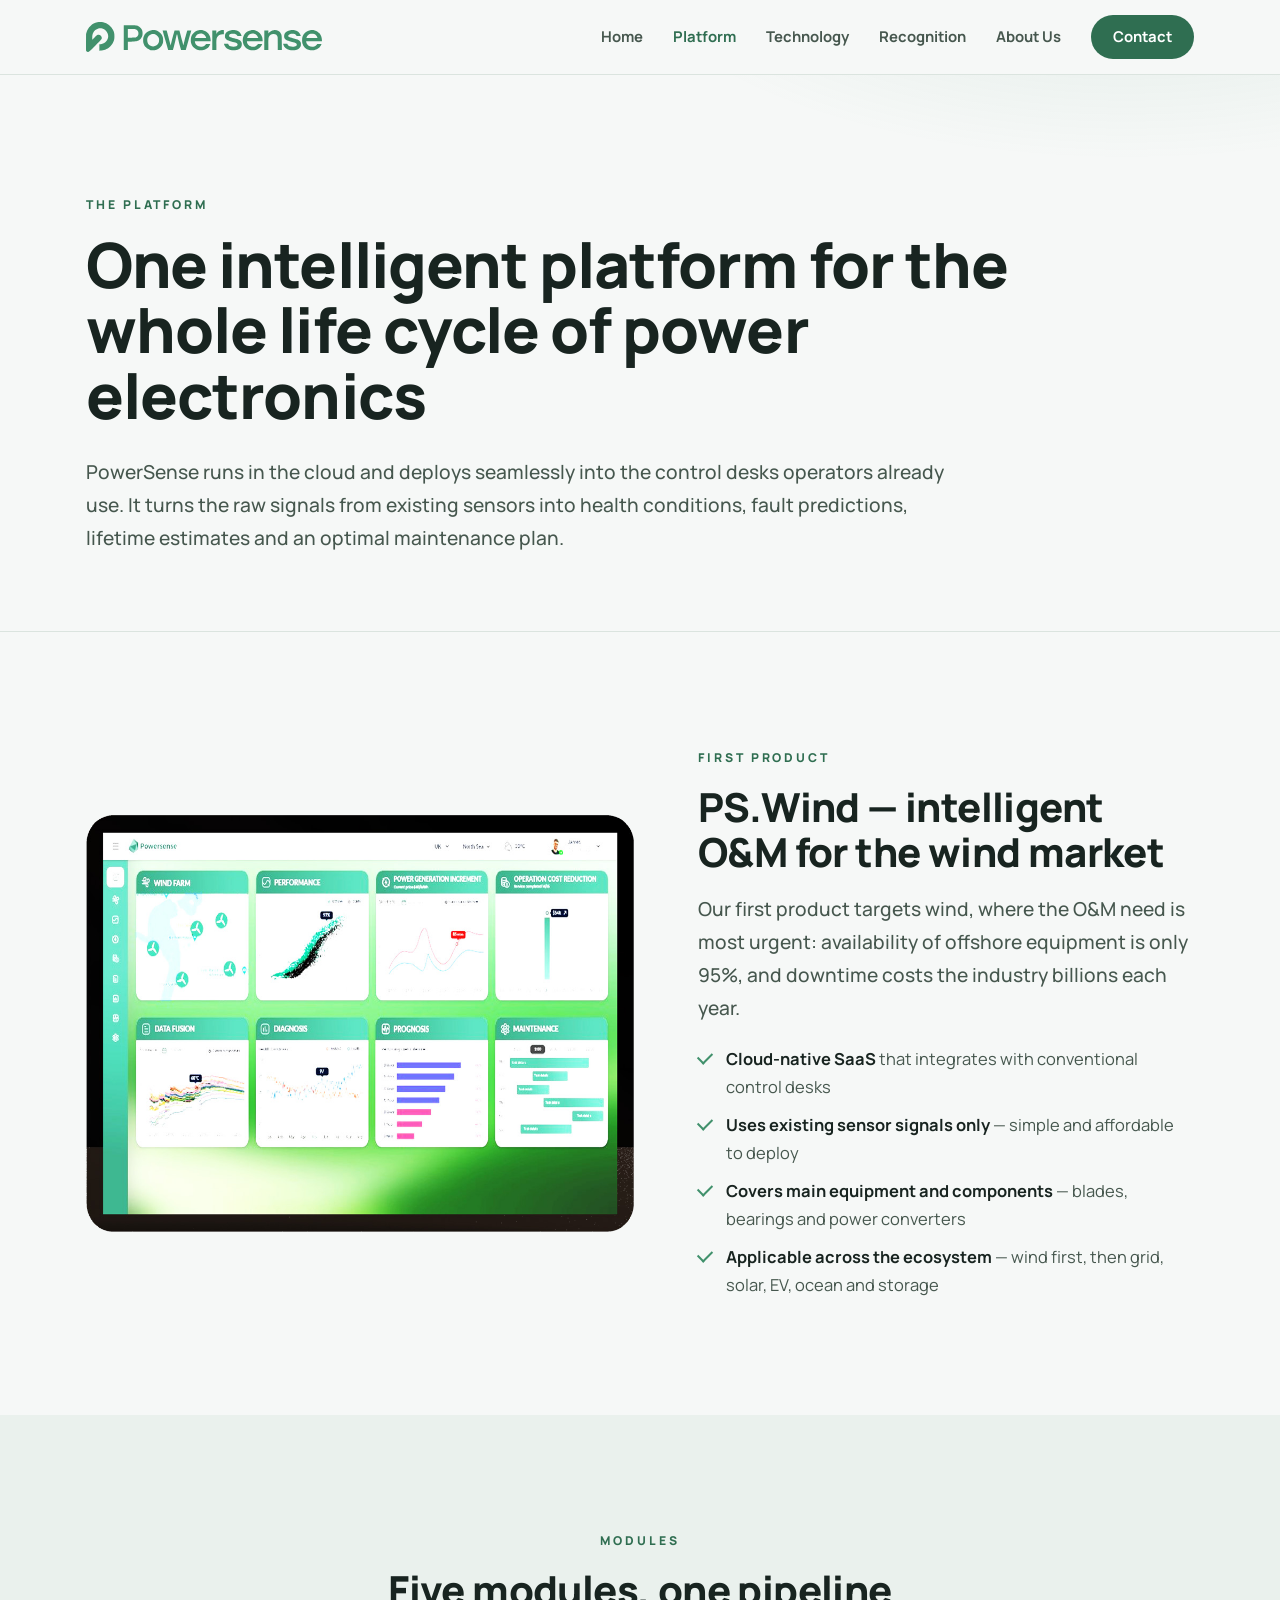
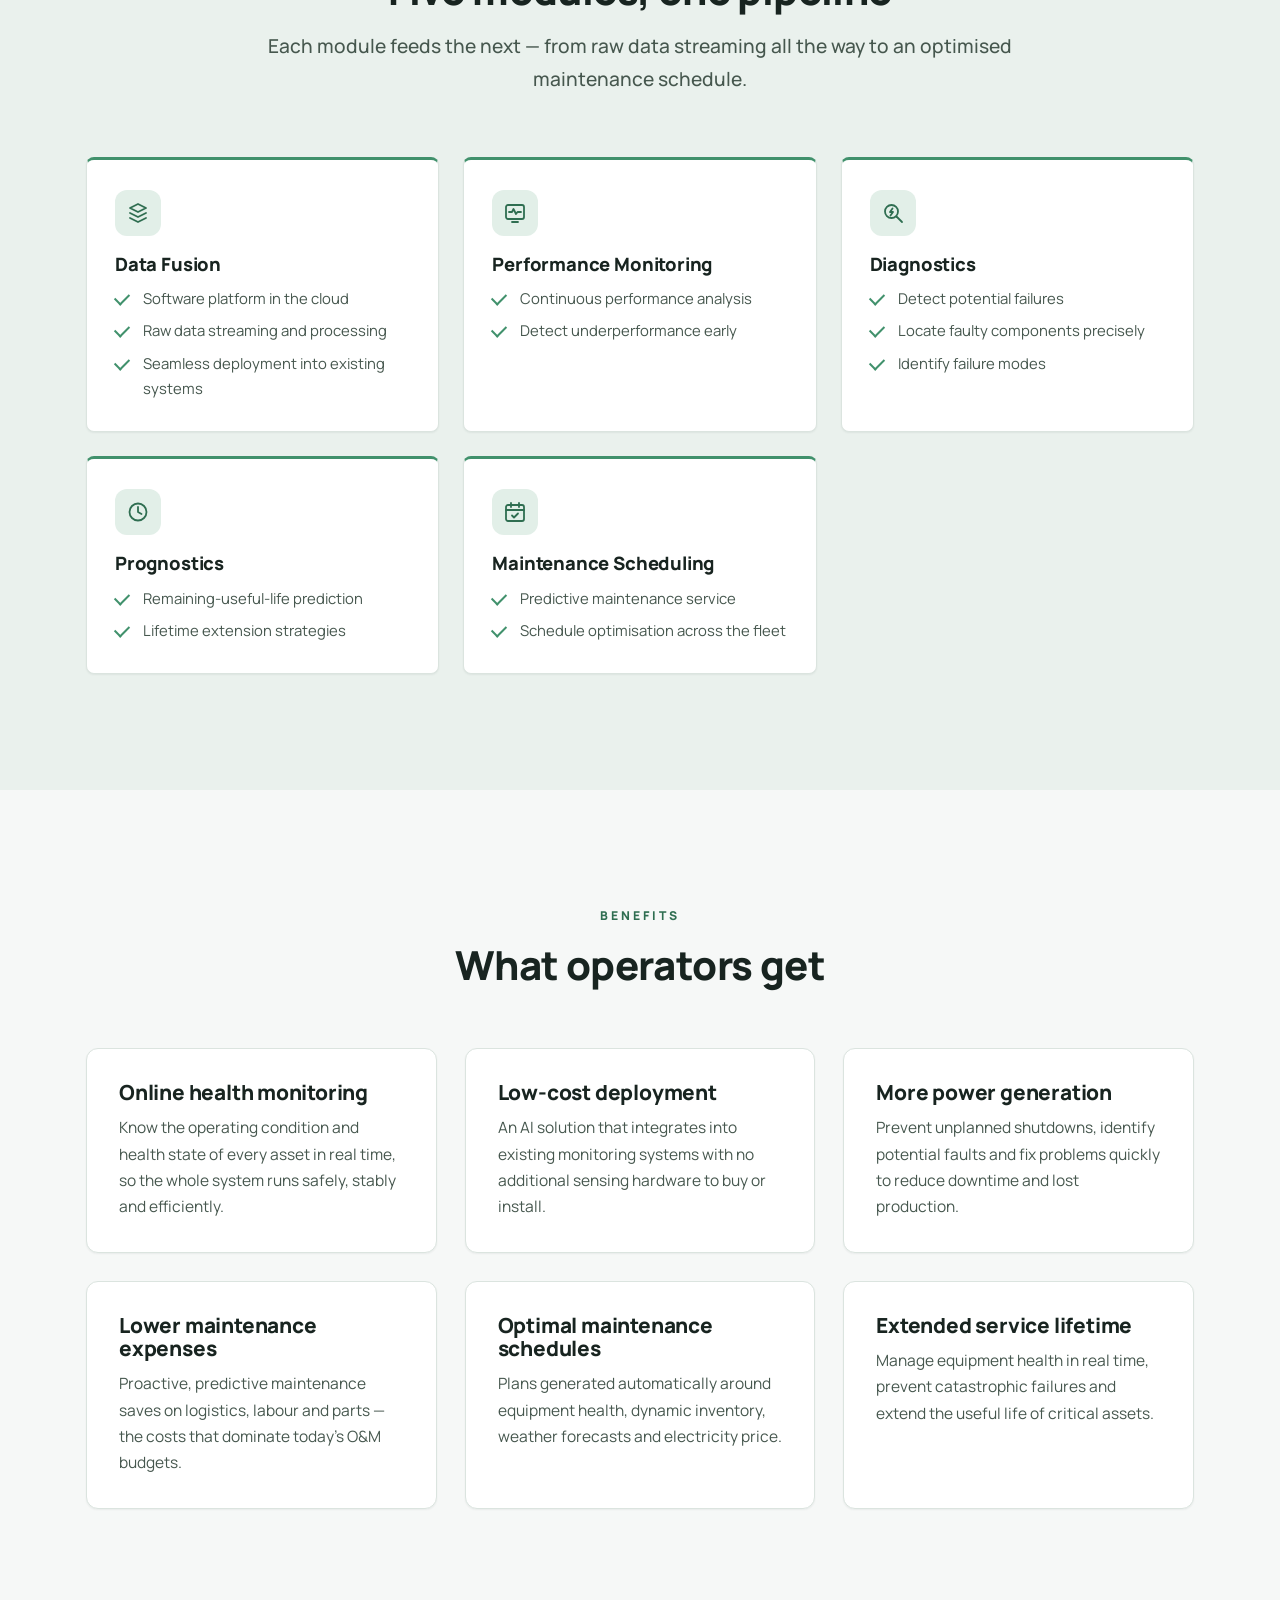
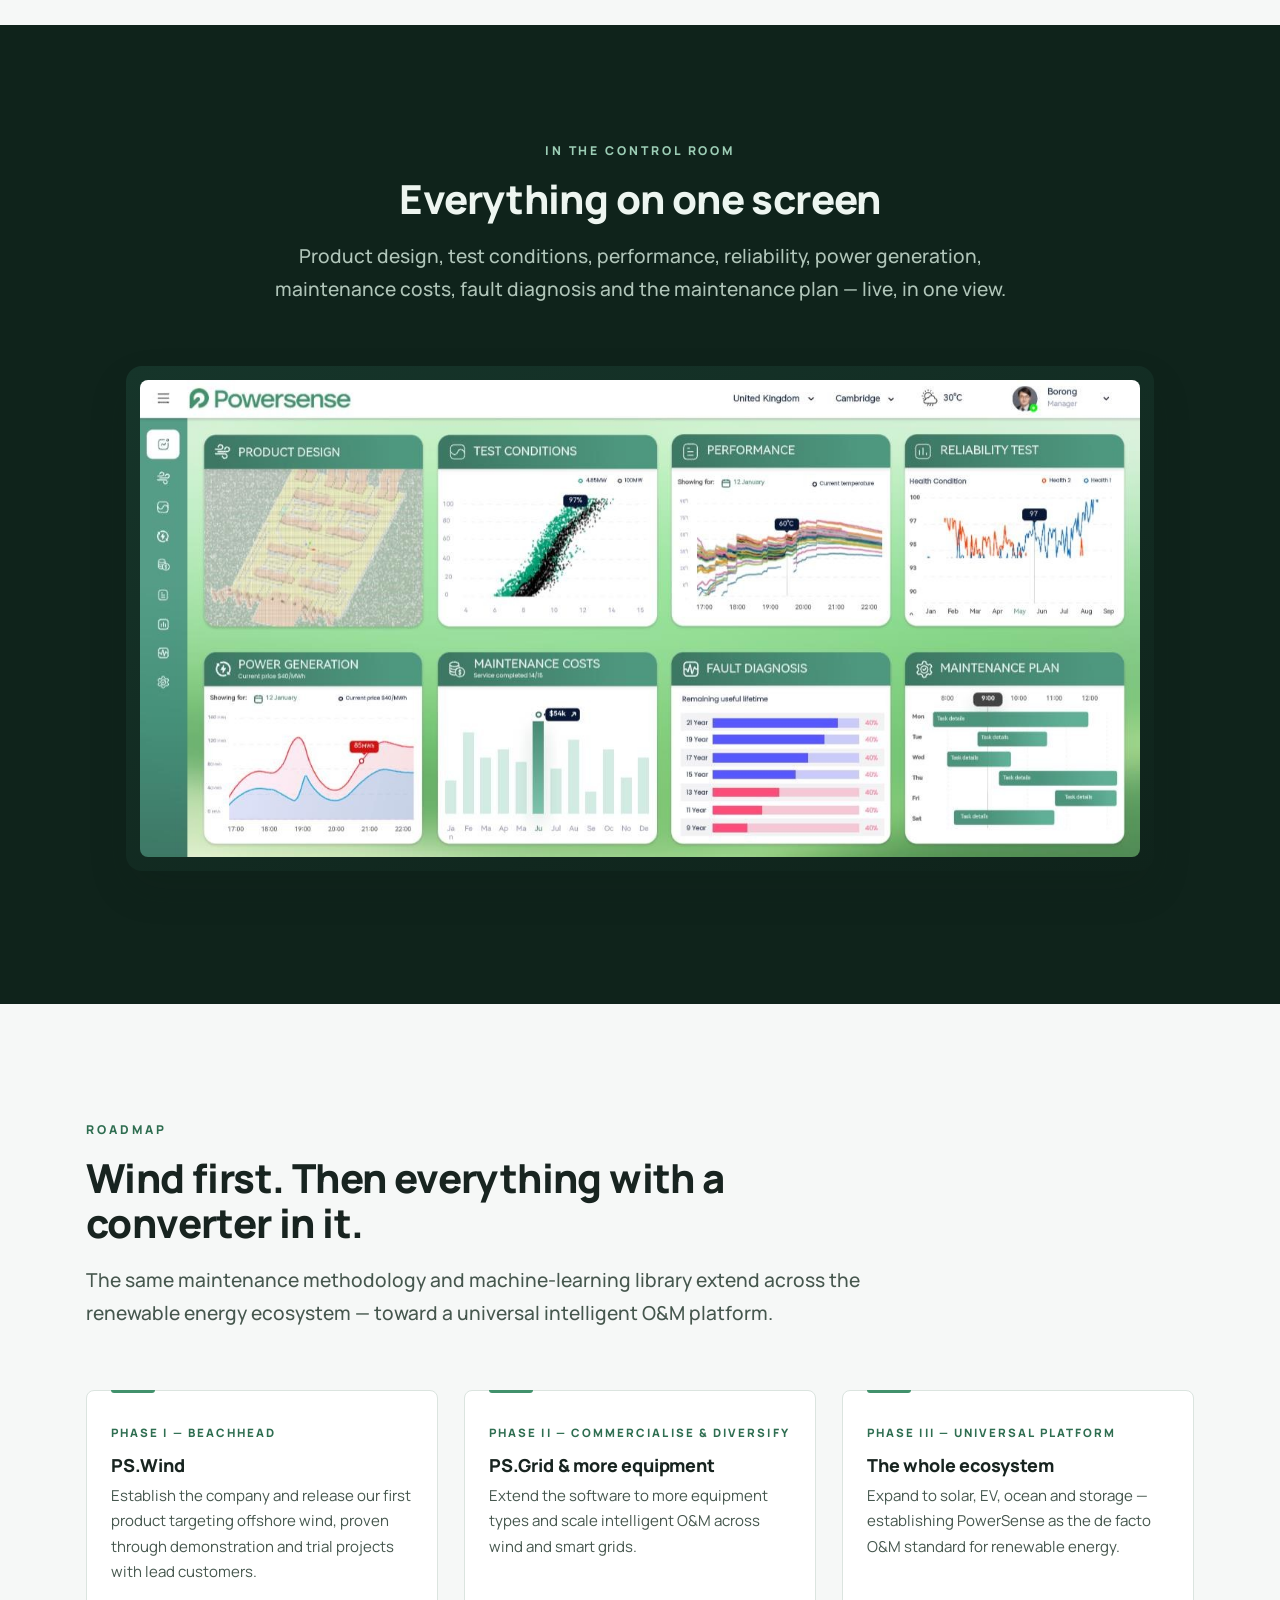
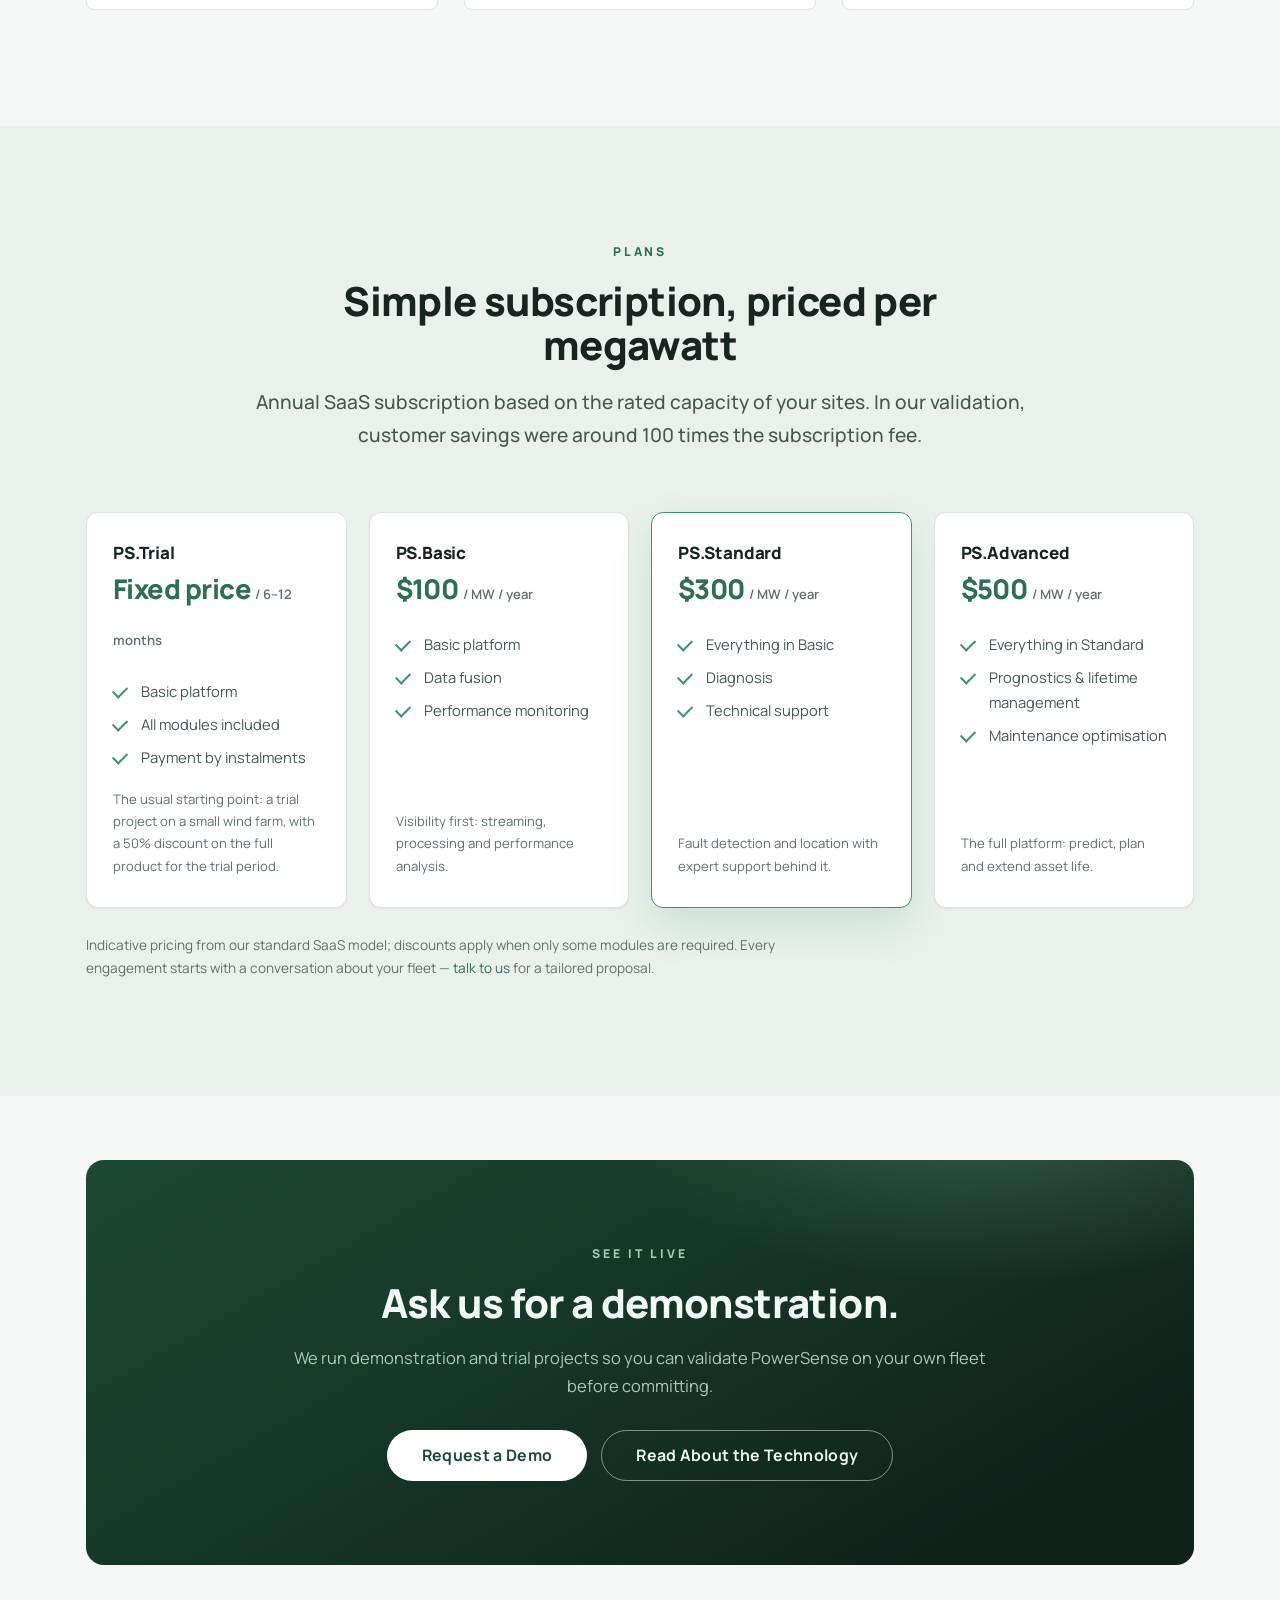
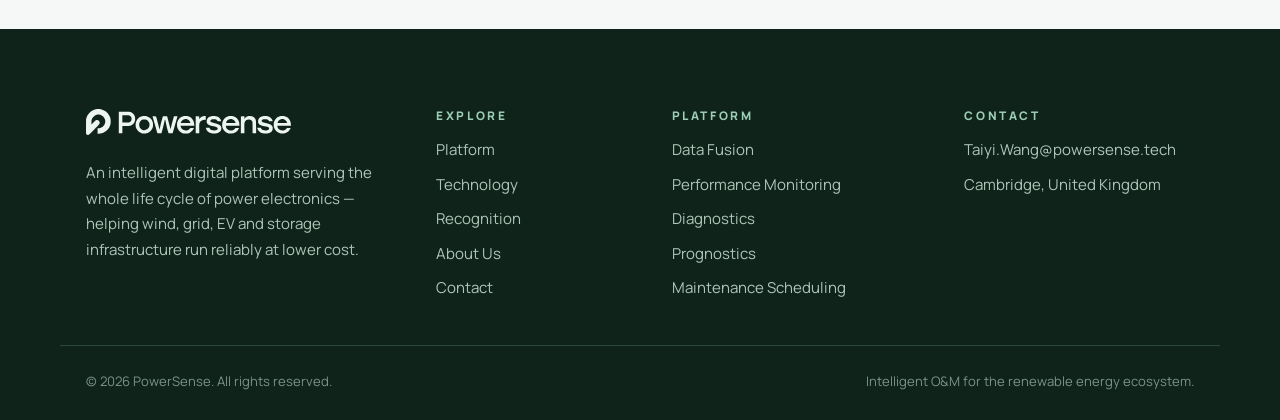
<file: platform.html>
<!DOCTYPE html>
<html lang="en">
<head>
  <meta charset="utf-8">
  <meta name="viewport" content="width=device-width, initial-scale=1">
  <title>The Platform — PowerSense</title>
  <meta name="description" content="PS.Wind: intelligent O&amp;M for wind &mdash; data fusion, monitoring, diagnostics, prognostics and maintenance scheduling in the cloud, with no extra sensors.">
  <link rel="icon" type="image/svg+xml" href="favicon.svg">
  <link rel="stylesheet" href="assets/css/styles.css">
</head>
<body>
<a class="skip-link" href="#main">Skip to content</a>
<header class="site-header">
    <div class="container nav">
      <a class="brand" href="index.html" aria-label="PowerSense home">
        <img src="assets/img/logo.svg" alt="PowerSense" width="236" height="30">
      </a>
      <nav class="nav-links" id="nav-links" aria-label="Main">
        <a href="index.html">Home</a>
        <a href="platform.html">Platform</a>
        <a href="technology.html">Technology</a>
        <a href="recognition.html">Recognition</a>
        <a href="about.html">About Us</a>
        <a class="nav-cta" href="contact.html">Contact</a>
      </nav>
      <button class="nav-toggle" id="nav-toggle" aria-label="Toggle navigation" aria-expanded="false"><span></span><span></span><span></span></button>
    </div>
  </header>
  <main id="main">

    <section class="page-hero">
      <div class="container">
        <p class="eyebrow">The Platform</p>
        <h1>One intelligent platform for the whole life cycle of power electronics</h1>
        <p class="lede">PowerSense runs in the cloud and deploys seamlessly into the control desks operators already use. It turns the raw signals from existing sensors into health conditions, fault predictions, lifetime estimates and an optimal maintenance plan.</p>
      </div>
    </section>

    <section class="section">
      <div class="container">
        <div class="media-split flip">
          <div class="split-body reveal">
            <p class="eyebrow">First product</p>
            <h2>PS.Wind &mdash; intelligent O&amp;M for the wind market</h2>
            <p class="lede">Our first product targets wind, where the O&amp;M need is most urgent: availability of offshore equipment is only 95%, and downtime costs the industry billions each year.</p>
            <ul class="list-tick">
              <li><strong>Cloud-native SaaS</strong> that integrates with conventional control desks</li>
              <li><strong>Uses existing sensor signals only</strong> &mdash; simple and affordable to deploy</li>
              <li><strong>Covers main equipment and components</strong> &mdash; blades, bearings and power converters</li>
              <li><strong>Applicable across the ecosystem</strong> &mdash; wind first, then grid, solar, EV, ocean and storage</li>
            </ul>
          </div>
          <div class="split-media reveal">
            <img src="assets/img/tablet-pswind.png" alt="PS.Wind dashboard on a tablet, showing wind farm performance, power generation, data fusion, diagnosis, prognosis and maintenance panels" loading="lazy">
          </div>
        </div>
      </div>
    </section>

    <section class="section section-alt" id="modules">
      <div class="container">
        <div class="section-head center reveal">
          <p class="eyebrow">Modules</p>
          <h2>Five modules, one pipeline</h2>
          <p class="lede">Each module feeds the next &mdash; from raw data streaming all the way to an optimised maintenance schedule.</p>
        </div>
        <div class="module-grid">
          <article class="module-card reveal">
            <span class="icon-chip" aria-hidden="true"><svg viewBox="0 0 24 24" fill="none" stroke="currentColor" stroke-width="1.8" stroke-linecap="round" stroke-linejoin="round"><path d="M12 3l8 4-8 4-8-4 8-4Z"/><path d="M4 12l8 4 8-4"/><path d="M4 17l8 4 8-4"/></svg></span>
            <h3>Data Fusion</h3>
            <ul class="list-tick">
              <li>Software platform in the cloud</li>
              <li>Raw data streaming and processing</li>
              <li>Seamless deployment into existing systems</li>
            </ul>
          </article>
          <article class="module-card reveal">
            <span class="icon-chip" aria-hidden="true"><svg viewBox="0 0 24 24" fill="none" stroke="currentColor" stroke-width="1.8" stroke-linecap="round" stroke-linejoin="round"><rect x="3" y="4" width="18" height="14" rx="2"/><path d="M6 11h3l1.5-3 2.5 5 1.5-2H18"/><path d="M9 21h6"/></svg></span>
            <h3>Performance Monitoring</h3>
            <ul class="list-tick">
              <li>Continuous performance analysis</li>
              <li>Detect underperformance early</li>
            </ul>
          </article>
          <article class="module-card reveal">
            <span class="icon-chip" aria-hidden="true"><svg viewBox="0 0 24 24" fill="none" stroke="currentColor" stroke-width="1.8" stroke-linecap="round" stroke-linejoin="round"><circle cx="10.5" cy="10.5" r="6.5"/><path d="M15.5 15.5 21 21"/><path d="M11.5 7.5 9 11h3l-2.5 3.5"/></svg></span>
            <h3>Diagnostics</h3>
            <ul class="list-tick">
              <li>Detect potential failures</li>
              <li>Locate faulty components precisely</li>
              <li>Identify failure modes</li>
            </ul>
          </article>
          <article class="module-card reveal">
            <span class="icon-chip" aria-hidden="true"><svg viewBox="0 0 24 24" fill="none" stroke="currentColor" stroke-width="1.8" stroke-linecap="round" stroke-linejoin="round"><circle cx="12" cy="12" r="8.5"/><path d="M12 7v5l3.5 2"/></svg></span>
            <h3>Prognostics</h3>
            <ul class="list-tick">
              <li>Remaining-useful-life prediction</li>
              <li>Lifetime extension strategies</li>
            </ul>
          </article>
          <article class="module-card reveal">
            <span class="icon-chip" aria-hidden="true"><svg viewBox="0 0 24 24" fill="none" stroke="currentColor" stroke-width="1.8" stroke-linecap="round" stroke-linejoin="round"><rect x="3" y="5" width="18" height="16" rx="2"/><path d="M8 3v4M16 3v4M3 10h18"/><path d="M9 15.5l2 2 4-4"/></svg></span>
            <h3>Maintenance Scheduling</h3>
            <ul class="list-tick">
              <li>Predictive maintenance service</li>
              <li>Schedule optimisation across the fleet</li>
            </ul>
          </article>
        </div>
      </div>
    </section>

    <section class="section">
      <div class="container">
        <div class="section-head center reveal">
          <p class="eyebrow">Benefits</p>
          <h2>What operators get</h2>
        </div>
        <div class="grid-3">
          <article class="card reveal">
            <h3>Online health monitoring</h3>
            <p>Know the operating condition and health state of every asset in real time, so the whole system runs safely, stably and efficiently.</p>
          </article>
          <article class="card reveal">
            <h3>Low-cost deployment</h3>
            <p>An AI solution that integrates into existing monitoring systems with no additional sensing hardware to buy or install.</p>
          </article>
          <article class="card reveal">
            <h3>More power generation</h3>
            <p>Prevent unplanned shutdowns, identify potential faults and fix problems quickly to reduce downtime and lost production.</p>
          </article>
          <article class="card reveal">
            <h3>Lower maintenance expenses</h3>
            <p>Proactive, predictive maintenance saves on logistics, labour and parts &mdash; the costs that dominate today&rsquo;s O&amp;M budgets.</p>
          </article>
          <article class="card reveal">
            <h3>Optimal maintenance schedules</h3>
            <p>Plans generated automatically around equipment health, dynamic inventory, weather forecasts and electricity price.</p>
          </article>
          <article class="card reveal">
            <h3>Extended service lifetime</h3>
            <p>Manage equipment health in real time, prevent catastrophic failures and extend the useful life of critical assets.</p>
          </article>
        </div>
      </div>
    </section>

    <section class="section section-dark">
      <div class="container">
        <div class="section-head center reveal">
          <p class="eyebrow">In the control room</p>
          <h2>Everything on one screen</h2>
          <p class="lede">Product design, test conditions, performance, reliability, power generation, maintenance costs, fault diagnosis and the maintenance plan &mdash; live, in one view.</p>
        </div>
        <figure class="shot-frame reveal">
          <img src="assets/img/dashboard.jpg" alt="Full PowerSense dashboard with eight live panels covering design, testing, performance, reliability, generation, costs, diagnosis and planning" loading="lazy">
        </figure>
      </div>
    </section>

    <section class="section">
      <div class="container">
        <div class="section-head reveal">
          <p class="eyebrow">Roadmap</p>
          <h2>Wind first. Then everything with a converter in it.</h2>
          <p class="lede">The same maintenance methodology and machine-learning library extend across the renewable energy ecosystem &mdash; toward a universal intelligent O&amp;M platform.</p>
        </div>
        <ol class="timeline">
          <li class="reveal">
            <span class="phase-tag">Phase I &mdash; Beachhead</span>
            <h3>PS.Wind</h3>
            <p>Establish the company and release our first product targeting offshore wind, proven through demonstration and trial projects with lead customers.</p>
          </li>
          <li class="reveal">
            <span class="phase-tag">Phase II &mdash; Commercialise &amp; diversify</span>
            <h3>PS.Grid &amp; more equipment</h3>
            <p>Extend the software to more equipment types and scale intelligent O&amp;M across wind and smart grids.</p>
          </li>
          <li class="reveal">
            <span class="phase-tag">Phase III &mdash; Universal platform</span>
            <h3>The whole ecosystem</h3>
            <p>Expand to solar, EV, ocean and storage &mdash; establishing PowerSense as the de facto O&amp;M standard for renewable energy.</p>
          </li>
        </ol>
      </div>
    </section>

    <section class="section section-alt">
      <div class="container">
        <div class="section-head center reveal">
          <p class="eyebrow">Plans</p>
          <h2>Simple subscription, priced per megawatt</h2>
          <p class="lede">Annual SaaS subscription based on the rated capacity of your sites. In our validation, customer savings were around 100 times the subscription fee.</p>
        </div>
        <div class="plan-grid">
          <article class="plan reveal">
            <h3>PS.Trial</h3>
            <p class="plan-price">Fixed price <small>/ 6&ndash;12 months</small></p>
            <ul class="list-tick">
              <li>Basic platform</li>
              <li>All modules included</li>
              <li>Payment by instalments</li>
            </ul>
            <p class="plan-note">The usual starting point: a trial project on a small wind farm, with a 50% discount on the full product for the trial period.</p>
          </article>
          <article class="plan reveal">
            <h3>PS.Basic</h3>
            <p class="plan-price">$100 <small>/ MW / year</small></p>
            <ul class="list-tick">
              <li>Basic platform</li>
              <li>Data fusion</li>
              <li>Performance monitoring</li>
            </ul>
            <p class="plan-note">Visibility first: streaming, processing and performance analysis.</p>
          </article>
          <article class="plan featured reveal">
            <h3>PS.Standard</h3>
            <p class="plan-price">$300 <small>/ MW / year</small></p>
            <ul class="list-tick">
              <li>Everything in Basic</li>
              <li>Diagnosis</li>
              <li>Technical support</li>
            </ul>
            <p class="plan-note">Fault detection and location with expert support behind it.</p>
          </article>
          <article class="plan reveal">
            <h3>PS.Advanced</h3>
            <p class="plan-price">$500 <small>/ MW / year</small></p>
            <ul class="list-tick">
              <li>Everything in Standard</li>
              <li>Prognostics &amp; lifetime management</li>
              <li>Maintenance optimisation</li>
            </ul>
            <p class="plan-note">The full platform: predict, plan and extend asset life.</p>
          </article>
        </div>
        <p class="pricing-note reveal">Indicative pricing from our standard SaaS model; discounts apply when only some modules are required. Every engagement starts with a conversation about your fleet &mdash; <a href="contact.html">talk to us</a> for a tailored proposal.</p>
      </div>
    </section>

    <section class="section section-tight">
      <div class="container">
        <div class="cta-banner reveal">
          <p class="eyebrow">See it live</p>
          <h2>Ask us for a demonstration.</h2>
          <p>We run demonstration and trial projects so you can validate PowerSense on your own fleet before committing.</p>
          <div class="btn-row">
            <a class="btn btn-light btn-lg" href="contact.html">Request a Demo</a>
            <a class="btn btn-outline-light btn-lg" href="technology.html">Read About the Technology</a>
          </div>
        </div>
      </div>
    </section>

  </main>
<footer class="site-footer">
    <div class="container footer-grid">
      <div class="footer-brand">
        <a class="brand" href="index.html" aria-label="PowerSense home">
          <img src="assets/img/logo-light.svg" alt="PowerSense" width="205" height="26">
        </a>
        <p>An intelligent digital platform serving the whole life cycle of power electronics &mdash; helping wind, grid, EV and storage infrastructure run reliably at lower cost.</p>
      </div>
      <nav class="footer-col" aria-label="Explore">
        <h3>Explore</h3>
        <a href="platform.html">Platform</a>
        <a href="technology.html">Technology</a>
        <a href="recognition.html">Recognition</a>
        <a href="about.html">About Us</a>
        <a href="contact.html">Contact</a>
      </nav>
      <nav class="footer-col" aria-label="Platform">
        <h3>Platform</h3>
        <a href="platform.html#modules">Data Fusion</a>
        <a href="platform.html#modules">Performance Monitoring</a>
        <a href="platform.html#modules">Diagnostics</a>
        <a href="platform.html#modules">Prognostics</a>
        <a href="platform.html#modules">Maintenance Scheduling</a>
      </nav>
      <div class="footer-col">
        <h3>Contact</h3>
        <a href="mailto:Taiyi.Wang@powersense.tech">Taiyi.Wang@powersense.tech</a>
        <p>Cambridge, United Kingdom</p>
      </div>
    </div>
    <div class="container footer-bottom">
      <p>&copy; <span id="year">2026</span> PowerSense. All rights reserved.</p>
      <p>Intelligent O&amp;M for the renewable energy ecosystem.</p>
    </div>
  </footer>
  <script src="assets/js/main.js"></script>
</body>
</html>
</file>
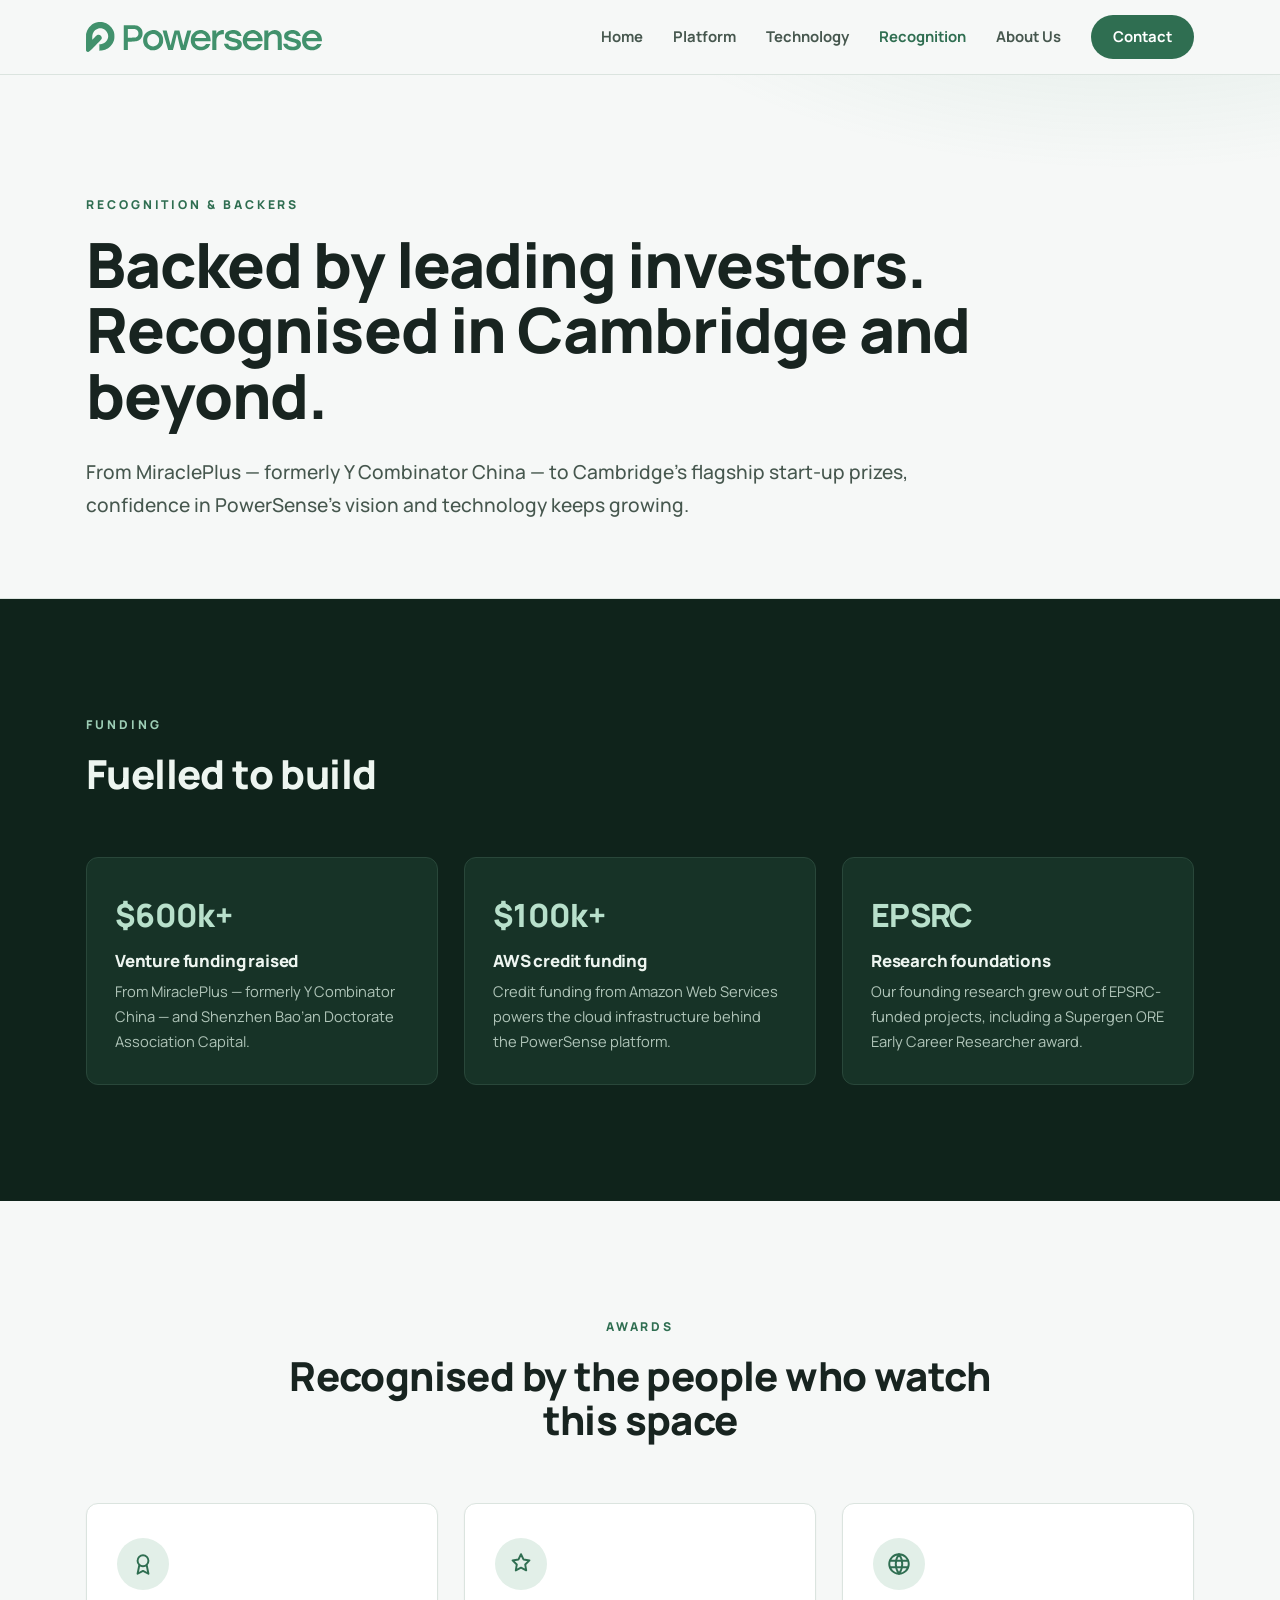
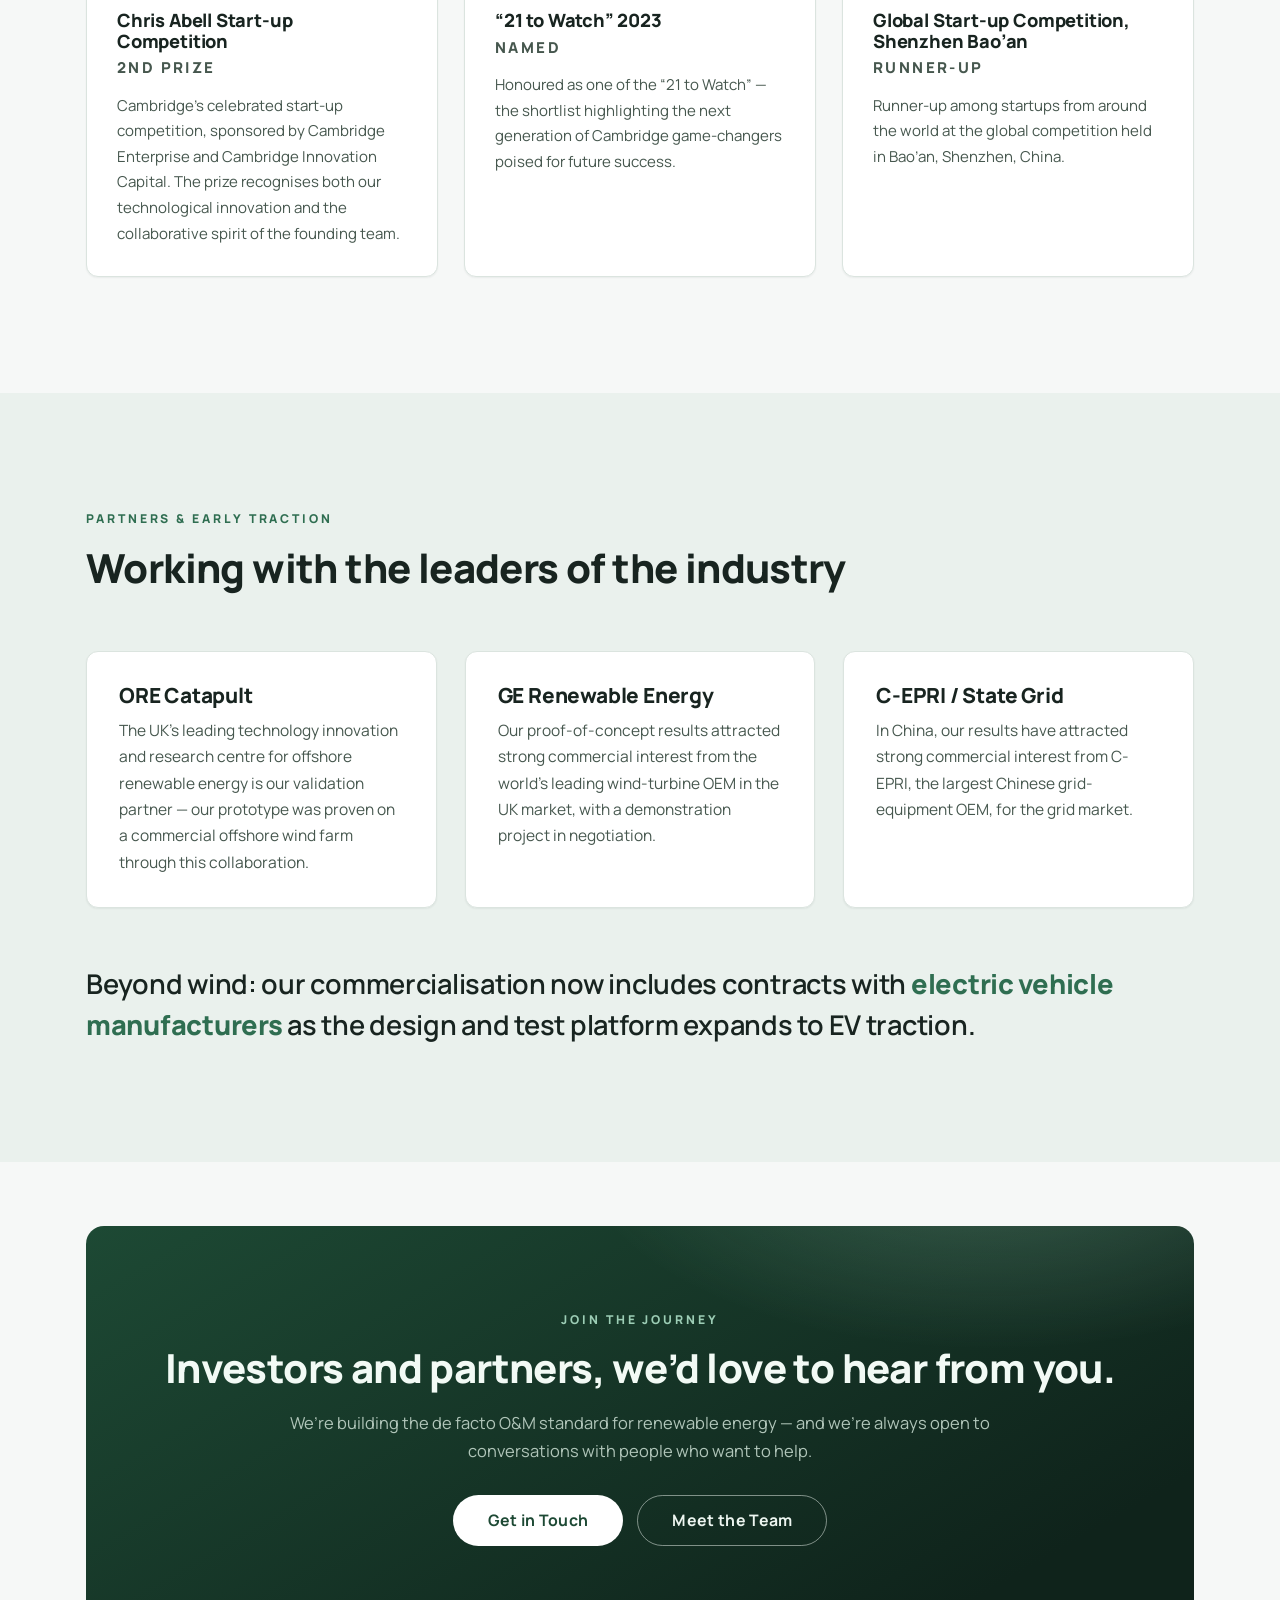
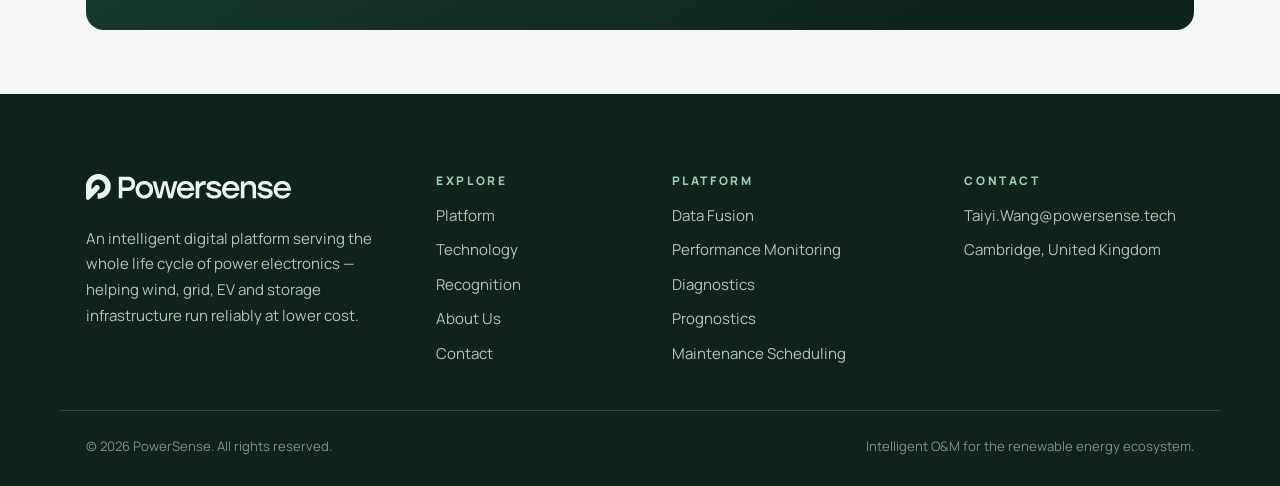
<file: recognition.html>
<!DOCTYPE html>
<html lang="en">
<head>
  <meta charset="utf-8">
  <meta name="viewport" content="width=device-width, initial-scale=1">
  <title>Recognition &amp; Backers — PowerSense</title>
  <meta name="description" content="PowerSense has raised $600k+ from MiraclePlus and Shenzhen Bao&rsquo;an Doctorate Association Capital, with $100k+ AWS credits and multiple Cambridge awards.">
  <link rel="icon" type="image/svg+xml" href="favicon.svg">
  <link rel="stylesheet" href="assets/css/styles.css">
</head>
<body>
<a class="skip-link" href="#main">Skip to content</a>
<header class="site-header">
    <div class="container nav">
      <a class="brand" href="index.html" aria-label="PowerSense home">
        <img src="assets/img/logo.svg" alt="PowerSense" width="236" height="30">
      </a>
      <nav class="nav-links" id="nav-links" aria-label="Main">
        <a href="index.html">Home</a>
        <a href="platform.html">Platform</a>
        <a href="technology.html">Technology</a>
        <a href="recognition.html">Recognition</a>
        <a href="about.html">About Us</a>
        <a class="nav-cta" href="contact.html">Contact</a>
      </nav>
      <button class="nav-toggle" id="nav-toggle" aria-label="Toggle navigation" aria-expanded="false"><span></span><span></span><span></span></button>
    </div>
  </header>
  <main id="main">

    <section class="page-hero">
      <div class="container">
        <p class="eyebrow">Recognition &amp; Backers</p>
        <h1>Backed by leading investors. Recognised in Cambridge and beyond.</h1>
        <p class="lede">From MiraclePlus &mdash; formerly Y&nbsp;Combinator China &mdash; to Cambridge&rsquo;s flagship start-up prizes, confidence in PowerSense&rsquo;s vision and technology keeps growing.</p>
      </div>
    </section>

    <section class="section section-dark">
      <div class="container">
        <div class="section-head reveal">
          <p class="eyebrow">Funding</p>
          <h2>Fuelled to build</h2>
        </div>
        <div class="funding-grid">
          <div class="funding-card reveal">
            <span class="funding-amount">$600k+</span>
            <h3>Venture funding raised</h3>
            <p>From MiraclePlus &mdash; formerly Y&nbsp;Combinator China &mdash; and Shenzhen Bao&rsquo;an Doctorate Association Capital.</p>
          </div>
          <div class="funding-card reveal">
            <span class="funding-amount">$100k+</span>
            <h3>AWS credit funding</h3>
            <p>Credit funding from Amazon Web Services powers the cloud infrastructure behind the PowerSense platform.</p>
          </div>
          <div class="funding-card reveal">
            <span class="funding-amount">EPSRC</span>
            <h3>Research foundations</h3>
            <p>Our founding research grew out of EPSRC-funded projects, including a Supergen ORE Early Career Researcher award.</p>
          </div>
        </div>
      </div>
    </section>

    <section class="section">
      <div class="container">
        <div class="section-head center reveal">
          <p class="eyebrow">Awards</p>
          <h2>Recognised by the people who watch this space</h2>
        </div>
        <div class="award-grid">
          <article class="award-card reveal">
            <span class="award-medal" aria-hidden="true"><svg viewBox="0 0 24 24" fill="none" stroke="currentColor" stroke-width="1.8" stroke-linecap="round" stroke-linejoin="round"><circle cx="12" cy="9" r="5"/><path d="M8.5 13.5 7 21l5-2.6L17 21l-1.5-7.5"/></svg></span>
            <h3 class="award-title">Chris Abell Start-up Competition</h3>
            <p class="award-result">2nd Prize</p>
            <p>Cambridge&rsquo;s celebrated start-up competition, sponsored by Cambridge Enterprise and Cambridge Innovation Capital. The prize recognises both our technological innovation and the collaborative spirit of the founding team.</p>
          </article>
          <article class="award-card reveal">
            <span class="award-medal" aria-hidden="true"><svg viewBox="0 0 24 24" fill="none" stroke="currentColor" stroke-width="1.8" stroke-linecap="round" stroke-linejoin="round"><path d="M12 3l2.4 4.9 5.4.8-3.9 3.8.9 5.4-4.8-2.5-4.8 2.5.9-5.4L4.2 8.7l5.4-.8L12 3Z"/></svg></span>
            <h3 class="award-title">&ldquo;21 to Watch&rdquo; 2023</h3>
            <p class="award-result">Named</p>
            <p>Honoured as one of the &ldquo;21 to Watch&rdquo; &mdash; the shortlist highlighting the next generation of Cambridge game-changers poised for future success.</p>
          </article>
          <article class="award-card reveal">
            <span class="award-medal" aria-hidden="true"><svg viewBox="0 0 24 24" fill="none" stroke="currentColor" stroke-width="1.8" stroke-linecap="round" stroke-linejoin="round"><circle cx="12" cy="12" r="9"/><path d="M3.6 9h16.8M3.6 15h16.8M12 3a15 15 0 0 1 0 18M12 3a15 15 0 0 0 0 18"/></svg></span>
            <h3 class="award-title">Global Start-up Competition, Shenzhen Bao&rsquo;an</h3>
            <p class="award-result">Runner-up</p>
            <p>Runner-up among startups from around the world at the global competition held in Bao&rsquo;an, Shenzhen, China.</p>
          </article>
        </div>
      </div>
    </section>

    <section class="section section-alt">
      <div class="container">
        <div class="section-head reveal">
          <p class="eyebrow">Partners &amp; early traction</p>
          <h2>Working with the leaders of the industry</h2>
        </div>
        <div class="grid-3">
          <article class="card reveal">
            <h3>ORE Catapult</h3>
            <p>The UK&rsquo;s leading technology innovation and research centre for offshore renewable energy is our validation partner &mdash; our prototype was proven on a commercial offshore wind farm through this collaboration.</p>
          </article>
          <article class="card reveal">
            <h3>GE Renewable Energy</h3>
            <p>Our proof-of-concept results attracted strong commercial interest from the world&rsquo;s leading wind-turbine OEM in the UK market, with a demonstration project in negotiation.</p>
          </article>
          <article class="card reveal">
            <h3>C-EPRI / State Grid</h3>
            <p>In China, our results have attracted strong commercial interest from C-EPRI, the largest Chinese grid-equipment OEM, for the grid market.</p>
          </article>
        </div>
        <p class="statement mt-lg reveal">Beyond wind: our commercialisation now includes contracts with <strong>electric vehicle manufacturers</strong> as the design and test platform expands to EV traction.</p>
      </div>
    </section>

    <section class="section section-tight">
      <div class="container">
        <div class="cta-banner reveal">
          <p class="eyebrow">Join the journey</p>
          <h2>Investors and partners, we&rsquo;d love to hear from you.</h2>
          <p>We&rsquo;re building the de facto O&amp;M standard for renewable energy &mdash; and we&rsquo;re always open to conversations with people who want to help.</p>
          <div class="btn-row">
            <a class="btn btn-light btn-lg" href="contact.html">Get in Touch</a>
            <a class="btn btn-outline-light btn-lg" href="about.html">Meet the Team</a>
          </div>
        </div>
      </div>
    </section>

  </main>
<footer class="site-footer">
    <div class="container footer-grid">
      <div class="footer-brand">
        <a class="brand" href="index.html" aria-label="PowerSense home">
          <img src="assets/img/logo-light.svg" alt="PowerSense" width="205" height="26">
        </a>
        <p>An intelligent digital platform serving the whole life cycle of power electronics &mdash; helping wind, grid, EV and storage infrastructure run reliably at lower cost.</p>
      </div>
      <nav class="footer-col" aria-label="Explore">
        <h3>Explore</h3>
        <a href="platform.html">Platform</a>
        <a href="technology.html">Technology</a>
        <a href="recognition.html">Recognition</a>
        <a href="about.html">About Us</a>
        <a href="contact.html">Contact</a>
      </nav>
      <nav class="footer-col" aria-label="Platform">
        <h3>Platform</h3>
        <a href="platform.html#modules">Data Fusion</a>
        <a href="platform.html#modules">Performance Monitoring</a>
        <a href="platform.html#modules">Diagnostics</a>
        <a href="platform.html#modules">Prognostics</a>
        <a href="platform.html#modules">Maintenance Scheduling</a>
      </nav>
      <div class="footer-col">
        <h3>Contact</h3>
        <a href="mailto:Taiyi.Wang@powersense.tech">Taiyi.Wang@powersense.tech</a>
        <p>Cambridge, United Kingdom</p>
      </div>
    </div>
    <div class="container footer-bottom">
      <p>&copy; <span id="year">2026</span> PowerSense. All rights reserved.</p>
      <p>Intelligent O&amp;M for the renewable energy ecosystem.</p>
    </div>
  </footer>
  <script src="assets/js/main.js"></script>
</body>
</html>
</file>
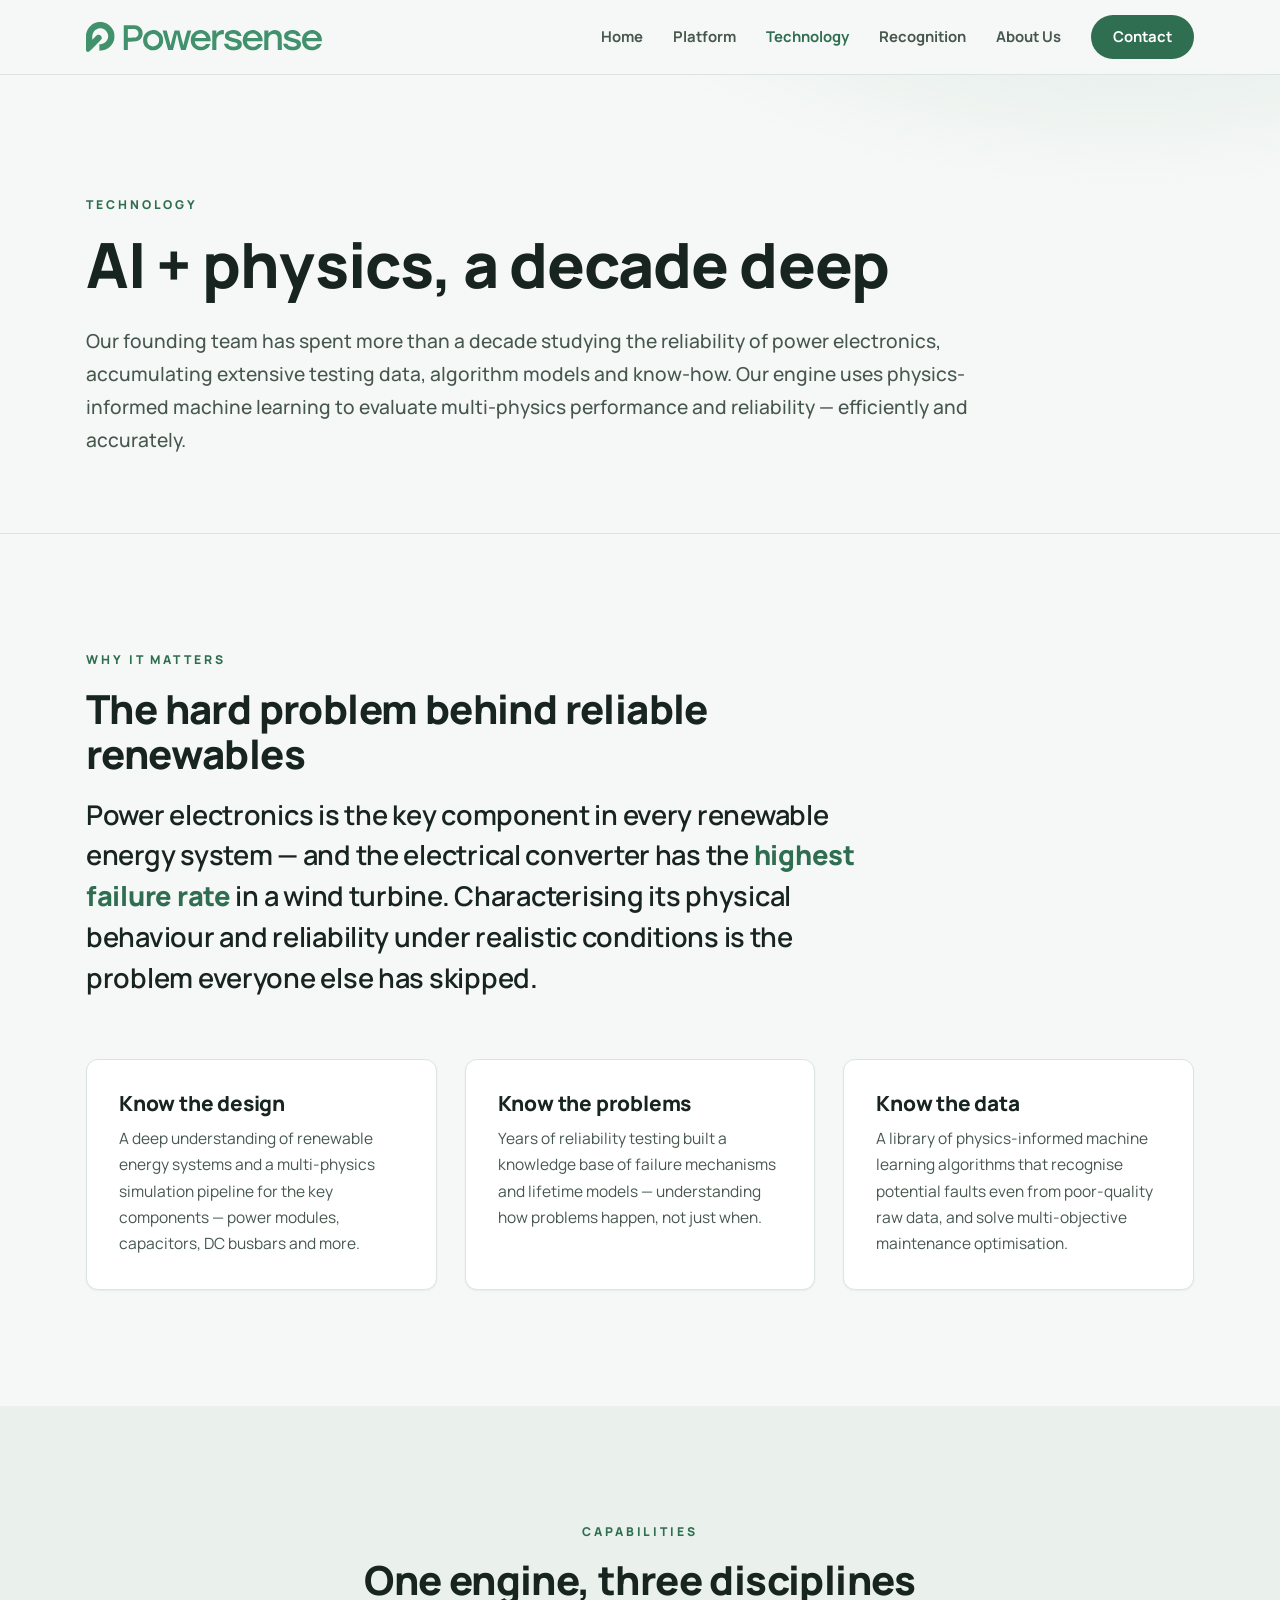
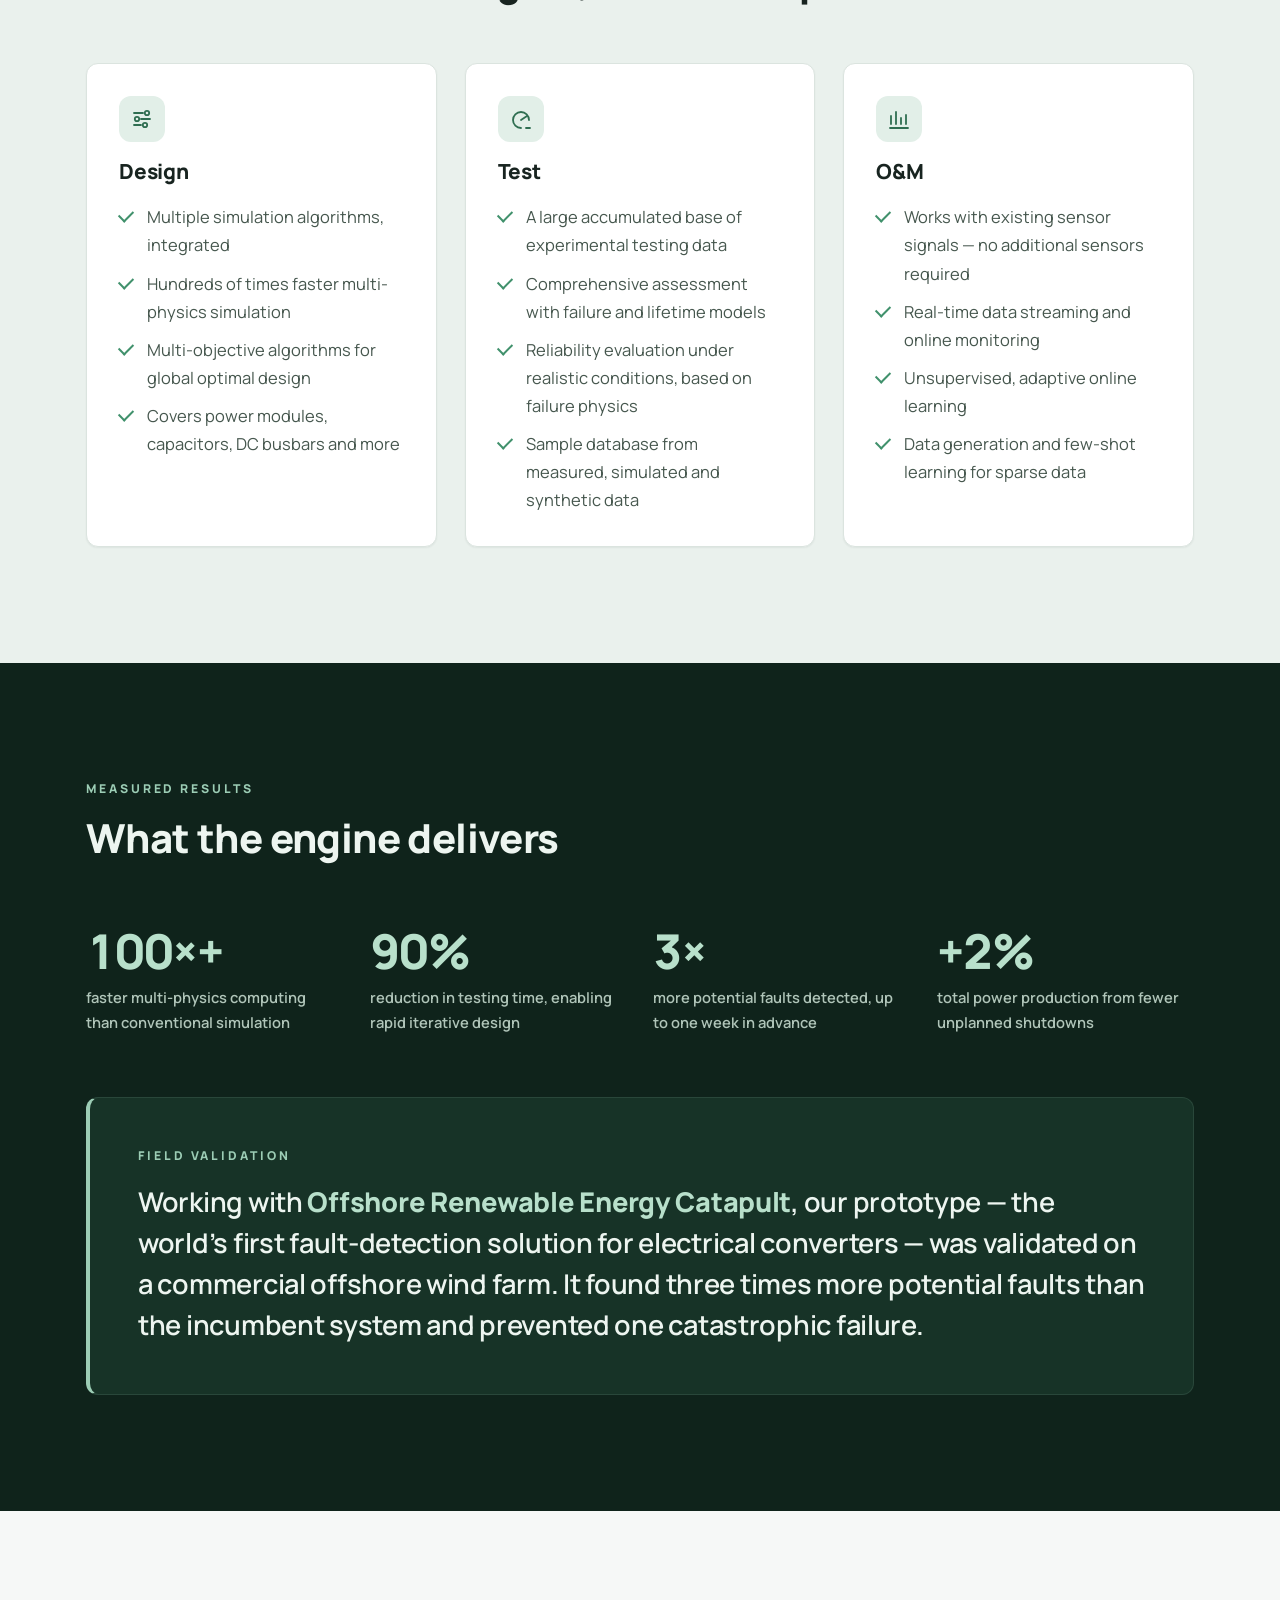
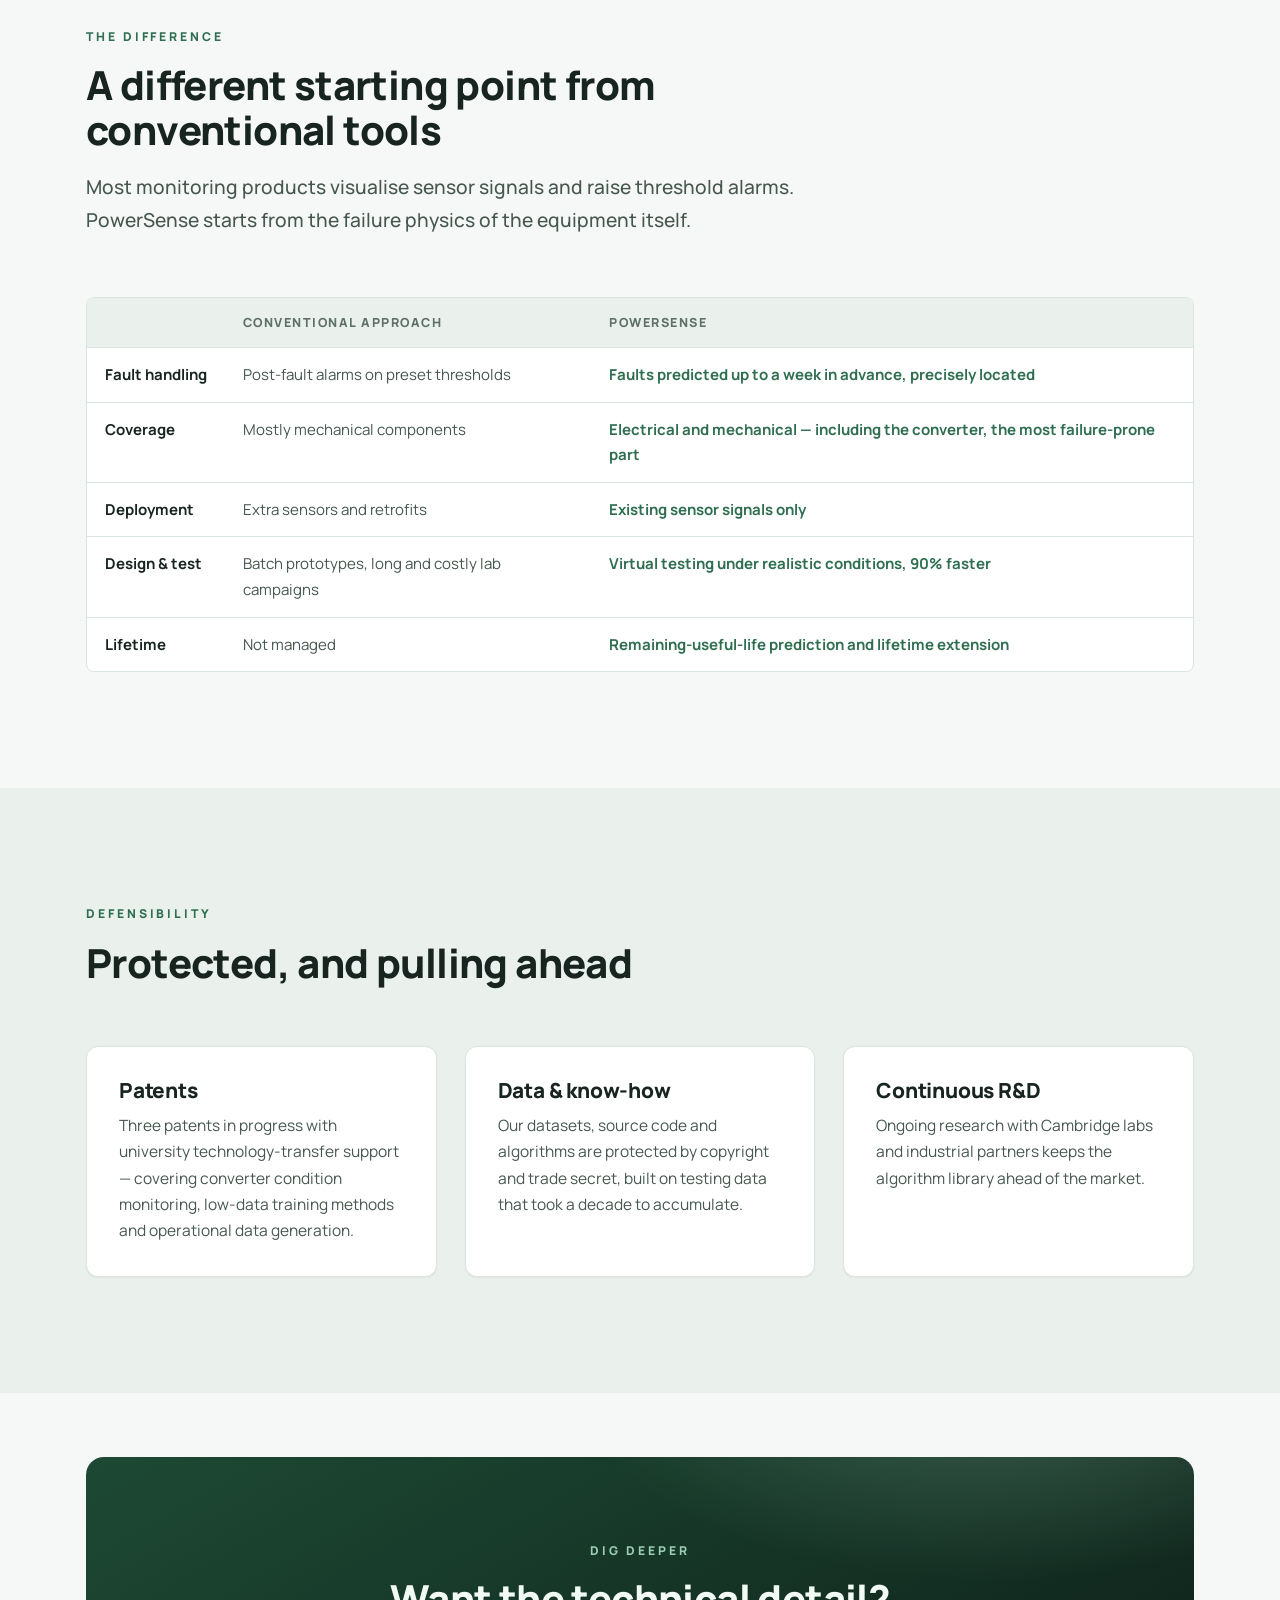
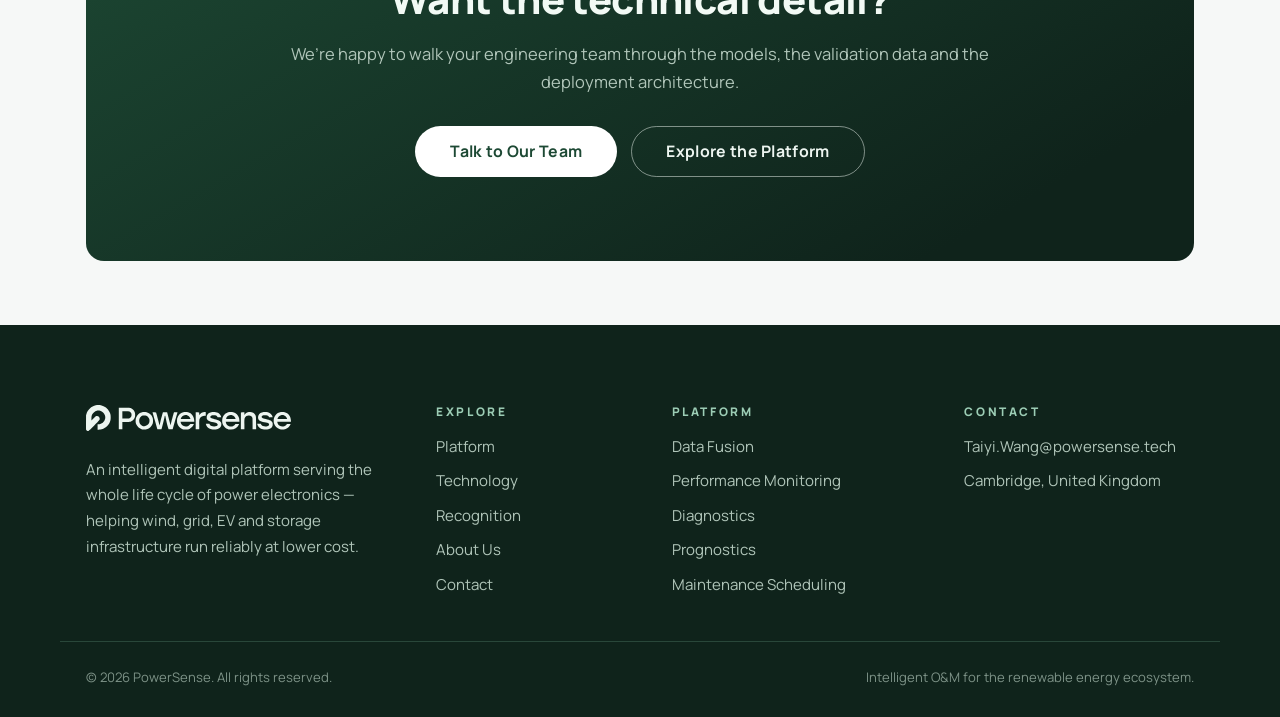
<file: technology.html>
<!DOCTYPE html>
<html lang="en">
<head>
  <meta charset="utf-8">
  <meta name="viewport" content="width=device-width, initial-scale=1">
  <title>Technology — PowerSense</title>
  <meta name="description" content="A decade of reliability research meets physics-informed machine learning &mdash; design, test and operate power electronics hundreds of times faster.">
  <link rel="icon" type="image/svg+xml" href="favicon.svg">
  <link rel="stylesheet" href="assets/css/styles.css">
</head>
<body>
<a class="skip-link" href="#main">Skip to content</a>
<header class="site-header">
    <div class="container nav">
      <a class="brand" href="index.html" aria-label="PowerSense home">
        <img src="assets/img/logo.svg" alt="PowerSense" width="236" height="30">
      </a>
      <nav class="nav-links" id="nav-links" aria-label="Main">
        <a href="index.html">Home</a>
        <a href="platform.html">Platform</a>
        <a href="technology.html">Technology</a>
        <a href="recognition.html">Recognition</a>
        <a href="about.html">About Us</a>
        <a class="nav-cta" href="contact.html">Contact</a>
      </nav>
      <button class="nav-toggle" id="nav-toggle" aria-label="Toggle navigation" aria-expanded="false"><span></span><span></span><span></span></button>
    </div>
  </header>
  <main id="main">

    <section class="page-hero">
      <div class="container">
        <p class="eyebrow">Technology</p>
        <h1>AI + physics, a decade deep</h1>
        <p class="lede">Our founding team has spent more than a decade studying the reliability of power electronics, accumulating extensive testing data, algorithm models and know-how. Our engine uses physics-informed machine learning to evaluate multi-physics performance and reliability &mdash; efficiently and accurately.</p>
      </div>
    </section>

    <section class="section">
      <div class="container">
        <div class="section-head reveal">
          <p class="eyebrow">Why it matters</p>
          <h2>The hard problem behind reliable renewables</h2>
          <p class="statement">Power electronics is the key component in every renewable energy system &mdash; and the electrical converter has the <strong>highest failure rate</strong> in a wind turbine. Characterising its physical behaviour and reliability under realistic conditions is the problem everyone else has skipped.</p>
        </div>
        <div class="grid-3">
          <article class="card reveal">
            <h3>Know the design</h3>
            <p>A deep understanding of renewable energy systems and a multi-physics simulation pipeline for the key components &mdash; power modules, capacitors, DC busbars and more.</p>
          </article>
          <article class="card reveal">
            <h3>Know the problems</h3>
            <p>Years of reliability testing built a knowledge base of failure mechanisms and lifetime models &mdash; understanding how problems happen, not just when.</p>
          </article>
          <article class="card reveal">
            <h3>Know the data</h3>
            <p>A library of physics-informed machine learning algorithms that recognise potential faults even from poor-quality raw data, and solve multi-objective maintenance optimisation.</p>
          </article>
        </div>
      </div>
    </section>

    <section class="section section-alt">
      <div class="container">
        <div class="section-head center reveal">
          <p class="eyebrow">Capabilities</p>
          <h2>One engine, three disciplines</h2>
        </div>
        <div class="grid-3">
          <article class="card reveal">
            <span class="icon-chip" aria-hidden="true"><svg viewBox="0 0 24 24" fill="none" stroke="currentColor" stroke-width="1.8" stroke-linecap="round" stroke-linejoin="round"><path d="M4 6h9"/><circle cx="17" cy="6" r="2.2"/><path d="M20 12h-9"/><circle cx="7" cy="12" r="2.2"/><path d="M4 18h7"/><circle cx="15" cy="18" r="2.2"/></svg></span>
            <h3>Design</h3>
            <ul class="list-tick">
              <li>Multiple simulation algorithms, integrated</li>
              <li>Hundreds of times faster multi-physics simulation</li>
              <li>Multi-objective algorithms for global optimal design</li>
              <li>Covers power modules, capacitors, DC busbars and more</li>
            </ul>
          </article>
          <article class="card reveal">
            <span class="icon-chip" aria-hidden="true"><svg viewBox="0 0 24 24" fill="none" stroke="currentColor" stroke-width="1.8" stroke-linecap="round" stroke-linejoin="round"><path d="M12 21a8 8 0 1 1 8-8"/><path d="M12 13l6-4"/><path d="M17 21h4"/></svg></span>
            <h3>Test</h3>
            <ul class="list-tick">
              <li>A large accumulated base of experimental testing data</li>
              <li>Comprehensive assessment with failure and lifetime models</li>
              <li>Reliability evaluation under realistic conditions, based on failure physics</li>
              <li>Sample database from measured, simulated and synthetic data</li>
            </ul>
          </article>
          <article class="card reveal">
            <span class="icon-chip" aria-hidden="true"><svg viewBox="0 0 24 24" fill="none" stroke="currentColor" stroke-width="1.8" stroke-linecap="round" stroke-linejoin="round"><path d="M4 17V9m5 8V5m5 12v-6m5 6V8"/><path d="M3 21h18"/></svg></span>
            <h3>O&amp;M</h3>
            <ul class="list-tick">
              <li>Works with existing sensor signals &mdash; no additional sensors required</li>
              <li>Real-time data streaming and online monitoring</li>
              <li>Unsupervised, adaptive online learning</li>
              <li>Data generation and few-shot learning for sparse data</li>
            </ul>
          </article>
        </div>
      </div>
    </section>

    <section class="section section-dark">
      <div class="container">
        <div class="section-head reveal">
          <p class="eyebrow">Measured results</p>
          <h2>What the engine delivers</h2>
        </div>
        <div class="stat-grid">
          <div class="stat reveal">
            <span class="stat-num">100&times;+</span>
            <span class="stat-label">faster multi-physics computing than conventional simulation</span>
          </div>
          <div class="stat reveal">
            <span class="stat-num" data-count="90" data-suffix="%">90%</span>
            <span class="stat-label">reduction in testing time, enabling rapid iterative design</span>
          </div>
          <div class="stat reveal">
            <span class="stat-num" data-count="3" data-suffix="&times;">3&times;</span>
            <span class="stat-label">more potential faults detected, up to one week in advance</span>
          </div>
          <div class="stat reveal">
            <span class="stat-num" data-count="2" data-prefix="+" data-suffix="%">+2%</span>
            <span class="stat-label">total power production from fewer unplanned shutdowns</span>
          </div>
        </div>
        <div class="callout mt-lg reveal">
          <p class="eyebrow">Field validation</p>
          <p class="statement">Working with <strong>Offshore Renewable Energy Catapult</strong>, our prototype &mdash; the world&rsquo;s first fault-detection solution for electrical converters &mdash; was validated on a commercial offshore wind farm. It found three times more potential faults than the incumbent system and prevented one catastrophic failure.</p>
        </div>
      </div>
    </section>

    <section class="section">
      <div class="container">
        <div class="section-head reveal">
          <p class="eyebrow">The difference</p>
          <h2>A different starting point from conventional tools</h2>
          <p class="lede">Most monitoring products visualise sensor signals and raise threshold alarms. PowerSense starts from the failure physics of the equipment itself.</p>
        </div>
        <div class="table-wrap reveal">
          <table class="compare-table">
            <thead>
              <tr>
                <th scope="col"></th>
                <th scope="col">Conventional approach</th>
                <th scope="col">PowerSense</th>
              </tr>
            </thead>
            <tbody>
              <tr>
                <th scope="row">Fault handling</th>
                <td>Post-fault alarms on preset thresholds</td>
                <td class="ours">Faults predicted up to a week in advance, precisely located</td>
              </tr>
              <tr>
                <th scope="row">Coverage</th>
                <td>Mostly mechanical components</td>
                <td class="ours">Electrical and mechanical &mdash; including the converter, the most failure-prone part</td>
              </tr>
              <tr>
                <th scope="row">Deployment</th>
                <td>Extra sensors and retrofits</td>
                <td class="ours">Existing sensor signals only</td>
              </tr>
              <tr>
                <th scope="row">Design &amp; test</th>
                <td>Batch prototypes, long and costly lab campaigns</td>
                <td class="ours">Virtual testing under realistic conditions, 90% faster</td>
              </tr>
              <tr>
                <th scope="row">Lifetime</th>
                <td>Not managed</td>
                <td class="ours">Remaining-useful-life prediction and lifetime extension</td>
              </tr>
            </tbody>
          </table>
        </div>
      </div>
    </section>

    <section class="section section-alt">
      <div class="container">
        <div class="section-head reveal">
          <p class="eyebrow">Defensibility</p>
          <h2>Protected, and pulling ahead</h2>
        </div>
        <div class="grid-3">
          <article class="card reveal">
            <h3>Patents</h3>
            <p>Three patents in progress with university technology-transfer support &mdash; covering converter condition monitoring, low-data training methods and operational data generation.</p>
          </article>
          <article class="card reveal">
            <h3>Data &amp; know-how</h3>
            <p>Our datasets, source code and algorithms are protected by copyright and trade secret, built on testing data that took a decade to accumulate.</p>
          </article>
          <article class="card reveal">
            <h3>Continuous R&amp;D</h3>
            <p>Ongoing research with Cambridge labs and industrial partners keeps the algorithm library ahead of the market.</p>
          </article>
        </div>
      </div>
    </section>

    <section class="section section-tight">
      <div class="container">
        <div class="cta-banner reveal">
          <p class="eyebrow">Dig deeper</p>
          <h2>Want the technical detail?</h2>
          <p>We&rsquo;re happy to walk your engineering team through the models, the validation data and the deployment architecture.</p>
          <div class="btn-row">
            <a class="btn btn-light btn-lg" href="contact.html">Talk to Our Team</a>
            <a class="btn btn-outline-light btn-lg" href="platform.html">Explore the Platform</a>
          </div>
        </div>
      </div>
    </section>

  </main>
<footer class="site-footer">
    <div class="container footer-grid">
      <div class="footer-brand">
        <a class="brand" href="index.html" aria-label="PowerSense home">
          <img src="assets/img/logo-light.svg" alt="PowerSense" width="205" height="26">
        </a>
        <p>An intelligent digital platform serving the whole life cycle of power electronics &mdash; helping wind, grid, EV and storage infrastructure run reliably at lower cost.</p>
      </div>
      <nav class="footer-col" aria-label="Explore">
        <h3>Explore</h3>
        <a href="platform.html">Platform</a>
        <a href="technology.html">Technology</a>
        <a href="recognition.html">Recognition</a>
        <a href="about.html">About Us</a>
        <a href="contact.html">Contact</a>
      </nav>
      <nav class="footer-col" aria-label="Platform">
        <h3>Platform</h3>
        <a href="platform.html#modules">Data Fusion</a>
        <a href="platform.html#modules">Performance Monitoring</a>
        <a href="platform.html#modules">Diagnostics</a>
        <a href="platform.html#modules">Prognostics</a>
        <a href="platform.html#modules">Maintenance Scheduling</a>
      </nav>
      <div class="footer-col">
        <h3>Contact</h3>
        <a href="mailto:Taiyi.Wang@powersense.tech">Taiyi.Wang@powersense.tech</a>
        <p>Cambridge, United Kingdom</p>
      </div>
    </div>
    <div class="container footer-bottom">
      <p>&copy; <span id="year">2026</span> PowerSense. All rights reserved.</p>
      <p>Intelligent O&amp;M for the renewable energy ecosystem.</p>
    </div>
  </footer>
  <script src="assets/js/main.js"></script>
</body>
</html>
</file>
<file: assets/css/styles.css>
/* ==========================================================================
   PowerSense — site stylesheet
   Clean industrial-tech. Pine-dark heroes, brand green #41916C, mist-grey
   ground, mint accents. Manrope throughout (local, variable weight).
   ========================================================================== */

/* ---------- Fonts (local, no external requests) ---------- */
@font-face {
  font-family: "Manrope";
  font-style: normal;
  font-weight: 200 800;
  src: url("../fonts/manrope-var.woff2") format("woff2");
  font-display: swap;
}

/* ---------- Tokens ---------- */
:root {
  --bg: #f6f8f7;
  --bg-card: #ffffff;
  --bg-soft: #eaf1ed;
  --pine: #0f231b;
  --pine-soft: #173327;
  --green: #41916c;
  --green-deep: #2f6e51;
  --green-dark: #1d4934;
  --green-tint: #e2efe8;
  --mint: #9ccdb5;
  --mint-bright: #b8e0cb;
  --ink: #182420;
  --ink-soft: #46574e;
  --ink-faint: #5f7069;
  --ink-inverse: #edf5f0;
  --ink-inverse-soft: #b0c5b9;
  --line: #dbe4df;
  --line-dark: #29473a;
  --radius: 12px;
  --radius-sm: 8px;
  --shadow-sm: 0 1px 2px rgba(15, 35, 27, 0.06);
  --shadow-md: 0 18px 40px rgba(15, 35, 27, 0.12);
  --container: 1160px;
  --font: "Manrope", ui-sans-serif, -apple-system, "Segoe UI",
    "Helvetica Neue", Arial, sans-serif;
}

/* ---------- Reset & base ---------- */
*,
*::before,
*::after {
  box-sizing: border-box;
}
html {
  scroll-behavior: smooth;
}
[id] {
  scroll-margin-top: 90px;
}
body {
  margin: 0;
  font-family: var(--font);
  font-size: 16.5px;
  line-height: 1.7;
  color: var(--ink);
  background: var(--bg);
  -webkit-font-smoothing: antialiased;
  text-rendering: optimizeLegibility;
}
img,
svg {
  display: block;
  max-width: 100%;
}
a {
  color: var(--green-deep);
  text-decoration: none;
}
a:hover {
  text-decoration: underline;
  text-underline-offset: 3px;
}
::selection {
  background: var(--green);
  color: #fff;
}
:focus-visible {
  outline: 2px solid var(--green);
  outline-offset: 2px;
  border-radius: 3px;
}
.sr-only {
  position: absolute;
  width: 1px;
  height: 1px;
  padding: 0;
  margin: -1px;
  overflow: hidden;
  clip: rect(0 0 0 0);
  white-space: nowrap;
  border: 0;
}

.skip-link {
  position: absolute;
  top: -48px;
  left: 16px;
  z-index: 100;
  padding: 10px 18px;
  border-radius: 0 0 8px 8px;
  background: var(--green-dark);
  color: #fff;
  font-weight: 700;
  transition: top 0.15s ease;
}
.skip-link:focus {
  top: 0;
  text-decoration: none;
}

/* ---------- Typography ---------- */
h1,
h2,
h3,
h4 {
  margin: 0 0 0.45em;
  font-weight: 800;
  line-height: 1.12;
  letter-spacing: -0.015em;
  color: var(--ink);
}
h1 {
  font-size: clamp(2.5rem, 5.4vw, 3.9rem);
  line-height: 1.05;
}
h2 {
  font-size: clamp(1.8rem, 3.4vw, 2.5rem);
}
h3 {
  font-size: 1.3rem;
  letter-spacing: -0.01em;
}
h4 {
  font-size: 1.05rem;
}
p {
  margin: 0 0 1em;
}
p:last-child {
  margin-bottom: 0;
}
.eyebrow {
  margin: 0 0 16px;
  font-size: 0.76rem;
  font-weight: 800;
  letter-spacing: 0.24em;
  text-transform: uppercase;
  color: var(--green-deep);
}
.lede {
  font-size: clamp(1.05rem, 1.6vw, 1.2rem);
  line-height: 1.72;
  font-weight: 500;
  color: var(--ink-soft);
  max-width: 46em;
}
.statement {
  font-size: clamp(1.3rem, 2.5vw, 1.7rem);
  font-weight: 600;
  line-height: 1.5;
  letter-spacing: -0.01em;
  color: var(--ink);
  max-width: 44em;
}
.statement strong {
  color: var(--green-deep);
  font-weight: 800;
}
.section-dark .statement {
  color: var(--ink-inverse);
}
.section-dark .statement strong {
  color: var(--mint-bright);
}

/* ---------- Layout ---------- */
.container {
  max-width: var(--container);
  margin: 0 auto;
  padding: 0 26px;
}
.section {
  padding: clamp(68px, 9.5vw, 116px) 0;
}
.section-tight {
  padding: clamp(40px, 6vw, 64px) 0;
}
.section-alt {
  background: var(--bg-soft);
}
.section-dark {
  background: var(--pine);
  color: var(--ink-inverse);
}
.section-dark h2,
.section-dark h3 {
  color: var(--ink-inverse);
}
.section-dark .eyebrow {
  color: var(--mint);
}
.section-dark .lede {
  color: var(--ink-inverse-soft);
}
.section-head {
  max-width: 47em;
  margin-bottom: clamp(38px, 5.5vw, 60px);
}
.section-head.center {
  margin-left: auto;
  margin-right: auto;
  text-align: center;
}
.stack {
  display: grid;
  gap: 18px;
  align-content: start;
}

/* ---------- Buttons ---------- */
.btn {
  display: inline-flex;
  align-items: center;
  justify-content: center;
  gap: 10px;
  padding: 13px 28px;
  border: 1.5px solid transparent;
  border-radius: 999px;
  font: inherit;
  font-size: 0.93rem;
  font-weight: 700;
  letter-spacing: 0.02em;
  line-height: 1.2;
  cursor: pointer;
  text-decoration: none;
  white-space: nowrap;
  transition: background 0.2s ease, border-color 0.2s ease, color 0.2s ease,
    transform 0.2s ease;
}
.btn:hover {
  text-decoration: none;
  transform: translateY(-1px);
}
.btn-primary {
  background: var(--green-deep);
  color: #fff;
}
.btn-primary:hover {
  background: var(--green-dark);
}
.btn-outline {
  border-color: var(--green);
  color: var(--green-deep);
  background: transparent;
}
.btn-outline:hover {
  background: var(--green-tint);
}
.btn-light {
  background: #fff;
  color: var(--green-dark);
}
.btn-light:hover {
  background: var(--green-tint);
}
.btn-outline-light {
  border-color: rgba(237, 245, 240, 0.5);
  color: var(--ink-inverse);
  background: transparent;
}
.btn-outline-light:hover {
  border-color: rgba(237, 245, 240, 0.9);
  background: rgba(237, 245, 240, 0.1);
}
.btn-lg {
  padding: 15px 34px;
  font-size: 0.99rem;
}
.btn-row {
  display: flex;
  flex-wrap: wrap;
  gap: 14px;
  margin-top: 30px;
}
.btn-row.center {
  justify-content: center;
}
.mt-lg {
  margin-top: 56px;
}

/* ---------- Header / nav ---------- */
.site-header {
  position: sticky;
  top: 0;
  z-index: 50;
  background: rgba(246, 248, 247, 0.92);
  backdrop-filter: blur(10px);
  -webkit-backdrop-filter: blur(10px);
  border-bottom: 1px solid var(--line);
}
.nav {
  display: flex;
  align-items: center;
  justify-content: space-between;
  height: 74px;
}
.brand {
  display: inline-flex;
  align-items: center;
}
.brand img {
  height: 30px;
  width: auto;
}
.nav-links {
  display: flex;
  align-items: center;
  gap: 30px;
}
.nav-links a {
  font-size: 0.93rem;
  font-weight: 700;
  color: var(--ink-soft);
}
.nav-links a:hover {
  color: var(--ink);
  text-decoration: none;
}
.nav-links a.active {
  color: var(--green-deep);
}
.nav-links a.nav-cta {
  padding: 9px 22px;
  border-radius: 999px;
  background: var(--green-deep);
  color: #fff;
}
.nav-links a.nav-cta:hover {
  background: var(--green-dark);
  color: #fff;
}
.nav-links a.nav-cta.active {
  background: var(--green-dark);
  color: #fff;
}
.nav-toggle {
  display: none;
}

@media (max-width: 940px) {
  .nav-toggle {
    display: inline-flex;
    flex-direction: column;
    align-items: center;
    justify-content: center;
    gap: 5px;
    width: 42px;
    height: 42px;
    padding: 0;
    background: none;
    border: 0;
    cursor: pointer;
  }
  .nav-toggle span {
    display: block;
    width: 21px;
    height: 2px;
    background: var(--ink);
    transition: transform 0.2s ease, opacity 0.2s ease;
  }
  body.nav-open .nav-toggle span:nth-child(1) {
    transform: translateY(7px) rotate(45deg);
  }
  body.nav-open .nav-toggle span:nth-child(2) {
    opacity: 0;
  }
  body.nav-open .nav-toggle span:nth-child(3) {
    transform: translateY(-7px) rotate(-45deg);
  }
  .nav-links {
    position: fixed;
    top: 74px;
    left: 0;
    right: 0;
    display: none;
    flex-direction: column;
    align-items: stretch;
    gap: 2px;
    padding: 14px 26px 24px;
    background: var(--bg);
    border-bottom: 1px solid var(--line);
    box-shadow: var(--shadow-md);
  }
  .nav-links.open {
    display: flex;
  }
  .nav-links a {
    padding: 11px 0;
    font-size: 1.05rem;
  }
  .nav-links a.nav-cta {
    margin-top: 10px;
    text-align: center;
  }
}

/* ---------- Home hero ---------- */
.hero-full {
  position: relative;
  display: flex;
  align-items: center;
  overflow: hidden;
  min-height: clamp(540px, calc(100vh - 74px), 860px);
  padding: clamp(80px, 10vw, 130px) 0;
  background: radial-gradient(
      1100px 600px at 78% 20%,
      rgba(65, 145, 108, 0.35),
      transparent 62%
    ),
    linear-gradient(158deg, #0d1f18 0%, #143326 55%, #1d4934 100%);
  color: var(--ink-inverse);
}
.hero-full::before {
  content: "";
  position: absolute;
  inset: 0 0 0 24%;
  background: url("../img/hero-flow.svg") right center / cover no-repeat;
  -webkit-mask-image: linear-gradient(90deg, transparent 0%, #000 45%);
  mask-image: linear-gradient(90deg, transparent 0%, #000 45%);
  pointer-events: none;
}
.hero-full .container {
  position: relative;
}
.hero-full .eyebrow {
  color: var(--mint);
}
.hero-full h1 {
  max-width: 15em;
  color: #f2faf5;
}
.hero-full .lede {
  margin-top: 16px;
  max-width: 40em;
  font-size: clamp(1.08rem, 1.8vw, 1.26rem);
  color: rgba(237, 245, 240, 0.85);
}
.hero-badges {
  display: flex;
  flex-wrap: wrap;
  gap: 8px 22px;
  margin-top: 38px;
  padding: 0;
  list-style: none;
  font-size: 0.85rem;
  font-weight: 600;
  color: var(--ink-inverse-soft);
}
.hero-badges li {
  display: inline-flex;
  align-items: center;
  gap: 8px;
}
.hero-badges li::before {
  content: "";
  width: 6px;
  height: 6px;
  border-radius: 50%;
  background: var(--mint);
}

/* ---------- Sub-page hero ---------- */
.page-hero {
  padding: clamp(80px, 10vw, 120px) 0 clamp(48px, 6.5vw, 76px);
  border-bottom: 1px solid var(--line);
  background: radial-gradient(
      900px 420px at 88% -30%,
      rgba(65, 145, 108, 0.14),
      transparent 60%
    ),
    var(--bg);
}
.page-hero h1 {
  max-width: 17em;
}
.page-hero .lede {
  margin-top: 10px;
}

/* ---------- Stat band ---------- */
.stat-grid {
  display: grid;
  grid-template-columns: repeat(4, 1fr);
  gap: 26px;
}
.stat {
  padding: 6px 0;
}
.stat-num {
  display: block;
  font-size: clamp(2.2rem, 4vw, 3rem);
  font-weight: 800;
  letter-spacing: -0.02em;
  line-height: 1.05;
  color: var(--green);
  font-variant-numeric: tabular-nums;
}
.section-dark .stat-num {
  color: var(--mint-bright);
}
.stat-label {
  display: block;
  margin-top: 8px;
  font-size: 0.92rem;
  font-weight: 600;
  color: var(--ink-soft);
  max-width: 17em;
}
.section-dark .stat-label {
  color: var(--ink-inverse-soft);
}
.stat-source {
  margin-top: 22px;
  font-size: 0.8rem;
  color: var(--ink-faint);
}
.section-dark .stat-source {
  color: rgba(176, 197, 185, 0.65);
}

/* ---------- Backer strip ---------- */
.backer-strip {
  display: flex;
  flex-wrap: wrap;
  align-items: center;
  justify-content: center;
  gap: 14px 44px;
}
.backer-strip .backer {
  font-size: 1.02rem;
  font-weight: 800;
  letter-spacing: 0.01em;
  color: var(--ink-faint);
  text-align: center;
}
.backer-note {
  margin: 0 0 26px;
  text-align: center;
  font-size: 0.78rem;
  font-weight: 800;
  letter-spacing: 0.22em;
  text-transform: uppercase;
  color: var(--ink-faint);
}

/* ---------- Grids & cards ---------- */
.grid-2 {
  display: grid;
  grid-template-columns: repeat(2, 1fr);
  gap: 28px;
}
.grid-3 {
  display: grid;
  grid-template-columns: repeat(3, 1fr);
  gap: 28px;
}
.grid-4 {
  display: grid;
  grid-template-columns: repeat(4, 1fr);
  gap: 24px;
}
.card {
  padding: 32px;
  background: var(--bg-card);
  border: 1px solid var(--line);
  border-radius: var(--radius);
  box-shadow: var(--shadow-sm);
  transition: transform 0.2s ease, box-shadow 0.2s ease, border-color 0.2s ease;
}
.card:hover {
  transform: translateY(-3px);
  border-color: var(--mint);
  box-shadow: var(--shadow-md);
}
.card h3 {
  margin-bottom: 10px;
}
.card p {
  color: var(--ink-soft);
  font-size: 0.97rem;
}
.card-link {
  display: inline-block;
  margin-top: 12px;
  font-size: 0.9rem;
  font-weight: 700;
  letter-spacing: 0.02em;
}
.section-dark .card {
  background: var(--pine-soft);
  border-color: var(--line-dark);
}
.section-dark .card p {
  color: var(--ink-inverse-soft);
}
.icon-chip {
  display: inline-flex;
  align-items: center;
  justify-content: center;
  width: 46px;
  height: 46px;
  margin-bottom: 18px;
  border-radius: 12px;
  background: var(--green-tint);
  color: var(--green-deep);
}
.icon-chip svg {
  width: 24px;
  height: 24px;
}
.section-dark .icon-chip {
  background: rgba(65, 145, 108, 0.22);
  color: var(--mint-bright);
}

/* ---------- Ticked list ---------- */
.list-tick {
  list-style: none;
  margin: 20px 0 0;
  padding: 0;
  display: grid;
  gap: 10px;
}
.list-tick li {
  position: relative;
  padding-left: 28px;
  color: var(--ink-soft);
}
.list-tick li strong {
  color: var(--ink);
}
.list-tick li::before {
  content: "";
  position: absolute;
  left: 0;
  top: 7px;
  width: 14px;
  height: 9px;
  border-left: 2.5px solid var(--green);
  border-bottom: 2.5px solid var(--green);
  transform: rotate(-45deg);
}
.list-tick.cols-2 {
  grid-template-columns: repeat(2, 1fr);
  column-gap: 32px;
}
.section-dark .list-tick li {
  color: var(--ink-inverse-soft);
}
.section-dark .list-tick li strong {
  color: var(--ink-inverse);
}
.section-dark .list-tick li::before {
  border-color: var(--mint);
}

/* ---------- Media split (image + copy) ---------- */
.media-split {
  display: grid;
  grid-template-columns: 1.05fr 0.95fr;
  gap: clamp(36px, 5vw, 72px);
  align-items: center;
}
.media-split.flip .split-body {
  order: 2;
}
.media-split.flip .split-media {
  order: 1;
}
.split-media img {
  width: 100%;
  height: auto;
}

/* ---------- Screenshot frame ---------- */
.shot-frame {
  padding: 14px;
  background: linear-gradient(160deg, #16352a, #0f231b);
  border-radius: 16px;
  box-shadow: var(--shadow-md);
}
.shot-frame img {
  width: 100%;
  border-radius: 8px;
}
.shot-caption {
  margin-top: 14px;
  text-align: center;
  font-size: 0.85rem;
  color: var(--ink-faint);
}

/* ---------- Module cards (platform) ---------- */
.module-grid {
  display: grid;
  grid-template-columns: repeat(3, 1fr);
  gap: 24px;
}
.module-card {
  padding: 30px 28px;
  background: var(--bg-card);
  border: 1px solid var(--line);
  border-top: 3px solid var(--green);
  border-radius: var(--radius-sm);
  box-shadow: var(--shadow-sm);
}
.module-card h3 {
  font-size: 1.15rem;
  margin-bottom: 8px;
}
.module-card .list-tick {
  margin-top: 12px;
  gap: 7px;
}
.module-card .list-tick li {
  font-size: 0.93rem;
}

/* ---------- Pricing plans ---------- */
.plan-grid {
  display: grid;
  grid-template-columns: repeat(4, 1fr);
  gap: 22px;
  align-items: stretch;
}
.plan {
  display: flex;
  flex-direction: column;
  padding: 30px 26px;
  background: var(--bg-card);
  border: 1px solid var(--line);
  border-radius: var(--radius);
  box-shadow: var(--shadow-sm);
}
.plan.featured {
  border-color: var(--green);
  box-shadow: 0 18px 40px rgba(65, 145, 108, 0.18);
}
.plan h3 {
  font-size: 1.06rem;
  margin-bottom: 4px;
}
.plan-price {
  margin: 0 0 6px;
  font-size: 1.7rem;
  font-weight: 800;
  letter-spacing: -0.02em;
  color: var(--green-deep);
}
.plan-price small {
  font-size: 0.82rem;
  font-weight: 600;
  color: var(--ink-faint);
  letter-spacing: 0;
}
.plan .list-tick {
  margin-top: 14px;
  gap: 8px;
}
.plan .list-tick li {
  font-size: 0.92rem;
}
.plan-note {
  margin-top: auto;
  padding-top: 18px;
  font-size: 0.82rem;
  color: var(--ink-faint);
}
.pricing-note {
  margin-top: 26px;
  font-size: 0.85rem;
  color: var(--ink-faint);
  max-width: 52em;
}

/* ---------- Roadmap timeline ---------- */
.timeline {
  list-style: none;
  margin: 0;
  padding: 0;
  display: grid;
  grid-template-columns: repeat(3, 1fr);
  gap: 26px;
}
.timeline li {
  position: relative;
  padding: 26px 24px 24px;
  background: var(--bg-card);
  border: 1px solid var(--line);
  border-radius: var(--radius-sm);
}
.timeline li::before {
  content: "";
  position: absolute;
  top: -1px;
  left: 24px;
  width: 44px;
  height: 3px;
  background: var(--green);
  border-radius: 0 0 3px 3px;
}
.phase-tag {
  display: inline-block;
  margin-bottom: 12px;
  font-size: 0.72rem;
  font-weight: 800;
  letter-spacing: 0.18em;
  text-transform: uppercase;
  color: var(--green-deep);
}
.timeline h3 {
  font-size: 1.12rem;
  margin-bottom: 8px;
}
.timeline p {
  font-size: 0.94rem;
  color: var(--ink-soft);
  margin: 0;
}

/* ---------- Comparison table ---------- */
.table-wrap {
  overflow-x: auto;
  border: 1px solid var(--line);
  border-radius: var(--radius-sm);
  background: var(--bg-card);
}
.compare-table {
  width: 100%;
  min-width: 640px;
  border-collapse: collapse;
  font-size: 0.94rem;
}
.compare-table th,
.compare-table td {
  padding: 14px 18px;
  text-align: left;
  border-bottom: 1px solid var(--line);
  vertical-align: top;
}
.compare-table thead th {
  font-size: 0.78rem;
  font-weight: 800;
  letter-spacing: 0.12em;
  text-transform: uppercase;
  color: var(--ink-faint);
  background: var(--bg-soft);
}
.compare-table tbody tr:last-child th,
.compare-table tbody tr:last-child td {
  border-bottom: 0;
}
.compare-table tbody th {
  font-weight: 700;
  color: var(--ink);
  white-space: nowrap;
}
.compare-table td.ours {
  color: var(--green-deep);
  font-weight: 700;
}
.compare-table td {
  color: var(--ink-soft);
}

/* ---------- Award cards ---------- */
.award-grid {
  display: grid;
  grid-template-columns: repeat(3, 1fr);
  gap: 26px;
}
.award-card {
  position: relative;
  padding: 34px 30px 30px;
  background: var(--bg-card);
  border: 1px solid var(--line);
  border-radius: var(--radius);
  box-shadow: var(--shadow-sm);
}
.award-medal {
  display: inline-flex;
  align-items: center;
  justify-content: center;
  width: 52px;
  height: 52px;
  margin-bottom: 20px;
  border-radius: 50%;
  background: var(--green-tint);
  color: var(--green-deep);
}
.award-medal svg {
  width: 26px;
  height: 26px;
}
.award-title {
  font-size: 1.14rem;
  margin-bottom: 4px;
}
.award-result {
  margin: 0 0 12px;
  font-size: 0.8rem;
  font-weight: 800;
  letter-spacing: 0.16em;
  text-transform: uppercase;
  color: var(--green-deep);
}
.award-card p {
  font-size: 0.94rem;
  color: var(--ink-soft);
}

/* ---------- Funding cards ---------- */
.funding-grid {
  display: grid;
  grid-template-columns: repeat(3, 1fr);
  gap: 26px;
}
.funding-card {
  padding: 30px 28px;
  background: var(--pine-soft);
  border: 1px solid var(--line-dark);
  border-radius: var(--radius);
}
.funding-amount {
  display: block;
  font-size: 2rem;
  font-weight: 800;
  letter-spacing: -0.02em;
  color: var(--mint-bright);
}
.funding-card h3 {
  margin: 10px 0 8px;
  font-size: 1.05rem;
}
.funding-card p {
  margin: 0;
  font-size: 0.92rem;
  color: var(--ink-inverse-soft);
}

/* ---------- People ---------- */
.person-grid {
  display: grid;
  grid-template-columns: repeat(4, 1fr);
  gap: 30px;
}
.person-grid.advisors {
  grid-template-columns: repeat(3, 1fr);
}
.person {
  text-align: center;
}
.person img {
  width: 132px;
  height: 132px;
  margin: 0 auto 18px;
  border-radius: 50%;
  object-fit: cover;
  border: 3px solid var(--green-tint);
  box-shadow: var(--shadow-sm);
}
.person h3 {
  font-size: 1.1rem;
  margin-bottom: 2px;
}
.person-role {
  margin: 0 0 12px;
  font-size: 0.76rem;
  font-weight: 800;
  letter-spacing: 0.16em;
  text-transform: uppercase;
  color: var(--green-deep);
}
.person p {
  font-size: 0.9rem;
  color: var(--ink-soft);
  max-width: 24em;
  margin-left: auto;
  margin-right: auto;
}

/* ---------- Quote / validation callout ---------- */
.callout {
  padding: clamp(30px, 4.5vw, 48px);
  background: var(--bg-card);
  border: 1px solid var(--line);
  border-left: 4px solid var(--green);
  border-radius: var(--radius);
}
.callout .metric-row {
  display: flex;
  flex-wrap: wrap;
  gap: 26px 56px;
  margin-top: 24px;
}
.section-dark .callout {
  background: var(--pine-soft);
  border-color: var(--line-dark);
  border-left-color: var(--mint);
}

/* ---------- Forms ---------- */
.form-panel {
  padding: clamp(28px, 4.5vw, 48px);
  background: var(--bg-card);
  border: 1px solid var(--line);
  border-radius: var(--radius);
  box-shadow: var(--shadow-sm);
}
.form-grid {
  display: grid;
  grid-template-columns: repeat(2, 1fr);
  gap: 20px;
  margin-bottom: 24px;
}
.form-grid label {
  display: grid;
  gap: 7px;
  font-size: 0.9rem;
  font-weight: 700;
  color: var(--ink);
}
.form-wide {
  grid-column: 1 / -1;
}
input,
textarea,
select {
  width: 100%;
  padding: 12px 14px;
  font: inherit;
  color: var(--ink);
  background: #fff;
  border: 1px solid var(--line);
  border-radius: var(--radius-sm);
  transition: border-color 0.15s ease, box-shadow 0.15s ease;
}
input:focus,
textarea:focus,
select:focus {
  outline: none;
  border-color: var(--green);
  box-shadow: 0 0 0 3px rgba(65, 145, 108, 0.15);
}
textarea {
  resize: vertical;
  min-height: 120px;
}
fieldset {
  margin: 0 0 24px;
  padding: 0;
  border: 0;
}
legend {
  margin-bottom: 12px;
  padding: 0;
  font-size: 0.9rem;
  font-weight: 700;
  color: var(--ink);
}
.check-grid {
  display: grid;
  grid-template-columns: repeat(2, 1fr);
  gap: 10px 28px;
}
.check-item,
.radio-item {
  display: flex;
  align-items: flex-start;
  gap: 10px;
  font-size: 0.95rem;
  font-weight: 500;
  color: var(--ink-soft);
  cursor: pointer;
}
.check-item input,
.radio-item input {
  width: 17px;
  height: 17px;
  margin-top: 3px;
  flex: none;
  accent-color: var(--green);
}
.form-note {
  margin-top: 16px;
  font-size: 0.85rem;
  color: var(--ink-faint);
}
.form-success {
  padding: 30px;
  background: var(--bg-card);
  border: 1px solid var(--green);
  border-radius: var(--radius);
}
.form-success h2,
.form-success h3 {
  font-size: 1.3rem;
  color: var(--green-deep);
}
.form-success p {
  margin: 0;
  color: var(--ink-soft);
}

/* ---------- Contact info ---------- */
.contact-line {
  display: grid;
  gap: 6px;
  margin-top: 8px;
}
.contact-line a {
  font-weight: 700;
}

/* ---------- CTA banner ---------- */
.cta-banner {
  position: relative;
  overflow: hidden;
  padding: clamp(48px, 7vw, 84px) clamp(28px, 5vw, 64px);
  border-radius: 18px;
  text-align: center;
  color: var(--ink-inverse);
  background: radial-gradient(
      700px 340px at 82% -20%,
      rgba(156, 205, 181, 0.28),
      transparent 60%
    ),
    linear-gradient(150deg, #1d4934, #0f231b 85%);
}
.cta-banner .eyebrow {
  color: var(--mint);
}
.cta-banner h2 {
  color: #f2faf5;
}
.cta-banner p {
  max-width: 44em;
  margin-left: auto;
  margin-right: auto;
  color: var(--ink-inverse-soft);
}
.cta-banner .btn-row {
  justify-content: center;
}

/* ---------- Footer ---------- */
.site-footer {
  background: var(--pine);
  color: var(--ink-inverse-soft);
  font-size: 0.94rem;
}
.footer-grid {
  display: grid;
  grid-template-columns: 1.6fr 1fr 1.3fr 1.2fr;
  gap: 44px;
  padding-top: clamp(52px, 7vw, 80px);
  padding-bottom: 44px;
}
.footer-brand img {
  height: 26px;
  width: auto;
}
.footer-brand p {
  margin-top: 18px;
  max-width: 26em;
}
.footer-col {
  display: grid;
  gap: 9px;
  align-content: start;
  justify-items: start;
}
.footer-col h3 {
  margin-bottom: 6px;
  font-size: 0.74rem;
  font-weight: 800;
  letter-spacing: 0.22em;
  text-transform: uppercase;
  color: var(--mint);
}
.footer-col a {
  color: var(--ink-inverse-soft);
}
.footer-col a:hover {
  color: var(--ink-inverse);
  text-decoration: none;
}
.footer-col p {
  margin: 0;
}
.footer-bottom {
  display: flex;
  flex-wrap: wrap;
  justify-content: space-between;
  gap: 10px 24px;
  padding-top: 24px;
  padding-bottom: 28px;
  border-top: 1px solid var(--line-dark);
  font-size: 0.82rem;
  color: #7d9287;
}
.footer-bottom p {
  margin: 0;
}

/* ---------- Reveal animation ---------- */
.js .reveal {
  opacity: 0;
  transform: translateY(16px);
  transition: opacity 0.6s ease, transform 0.6s ease;
}
.js .reveal.in {
  opacity: 1;
  transform: none;
}

/* ---------- Responsive ---------- */
@media (max-width: 1020px) {
  .grid-4,
  .plan-grid {
    grid-template-columns: repeat(2, 1fr);
  }
  .person-grid {
    grid-template-columns: repeat(2, 1fr);
  }
  .stat-grid {
    grid-template-columns: repeat(2, 1fr);
    gap: 34px 26px;
  }
}
@media (max-width: 920px) {
  .grid-3,
  .module-grid,
  .award-grid,
  .funding-grid,
  .timeline {
    grid-template-columns: 1fr;
  }
  .person-grid.advisors {
    grid-template-columns: repeat(2, 1fr);
  }
  .media-split {
    grid-template-columns: 1fr;
    align-items: start;
  }
  .media-split.flip .split-body,
  .media-split.flip .split-media {
    order: 0;
  }
  .hero-full::before {
    opacity: 0.55;
  }
}
@media (max-width: 760px) {
  .grid-2 {
    grid-template-columns: 1fr;
  }
  .footer-grid {
    grid-template-columns: 1fr 1fr;
  }
  .list-tick.cols-2 {
    grid-template-columns: 1fr;
  }
}
@media (max-width: 640px) {
  .form-grid,
  .check-grid,
  .grid-4,
  .plan-grid,
  .person-grid,
  .person-grid.advisors {
    grid-template-columns: 1fr;
  }
  .stat-grid {
    grid-template-columns: 1fr 1fr;
  }
}
@media (max-width: 520px) {
  .footer-grid {
    grid-template-columns: 1fr;
    gap: 30px;
  }
  .stat-grid {
    grid-template-columns: 1fr;
  }
}

/* ---------- Reduced motion ---------- */
@media (prefers-reduced-motion: reduce) {
  html {
    scroll-behavior: auto;
  }
  .js .reveal {
    opacity: 1;
    transform: none;
    transition: none;
  }
  .btn:hover,
  .card:hover {
    transform: none;
  }
}
</file>
